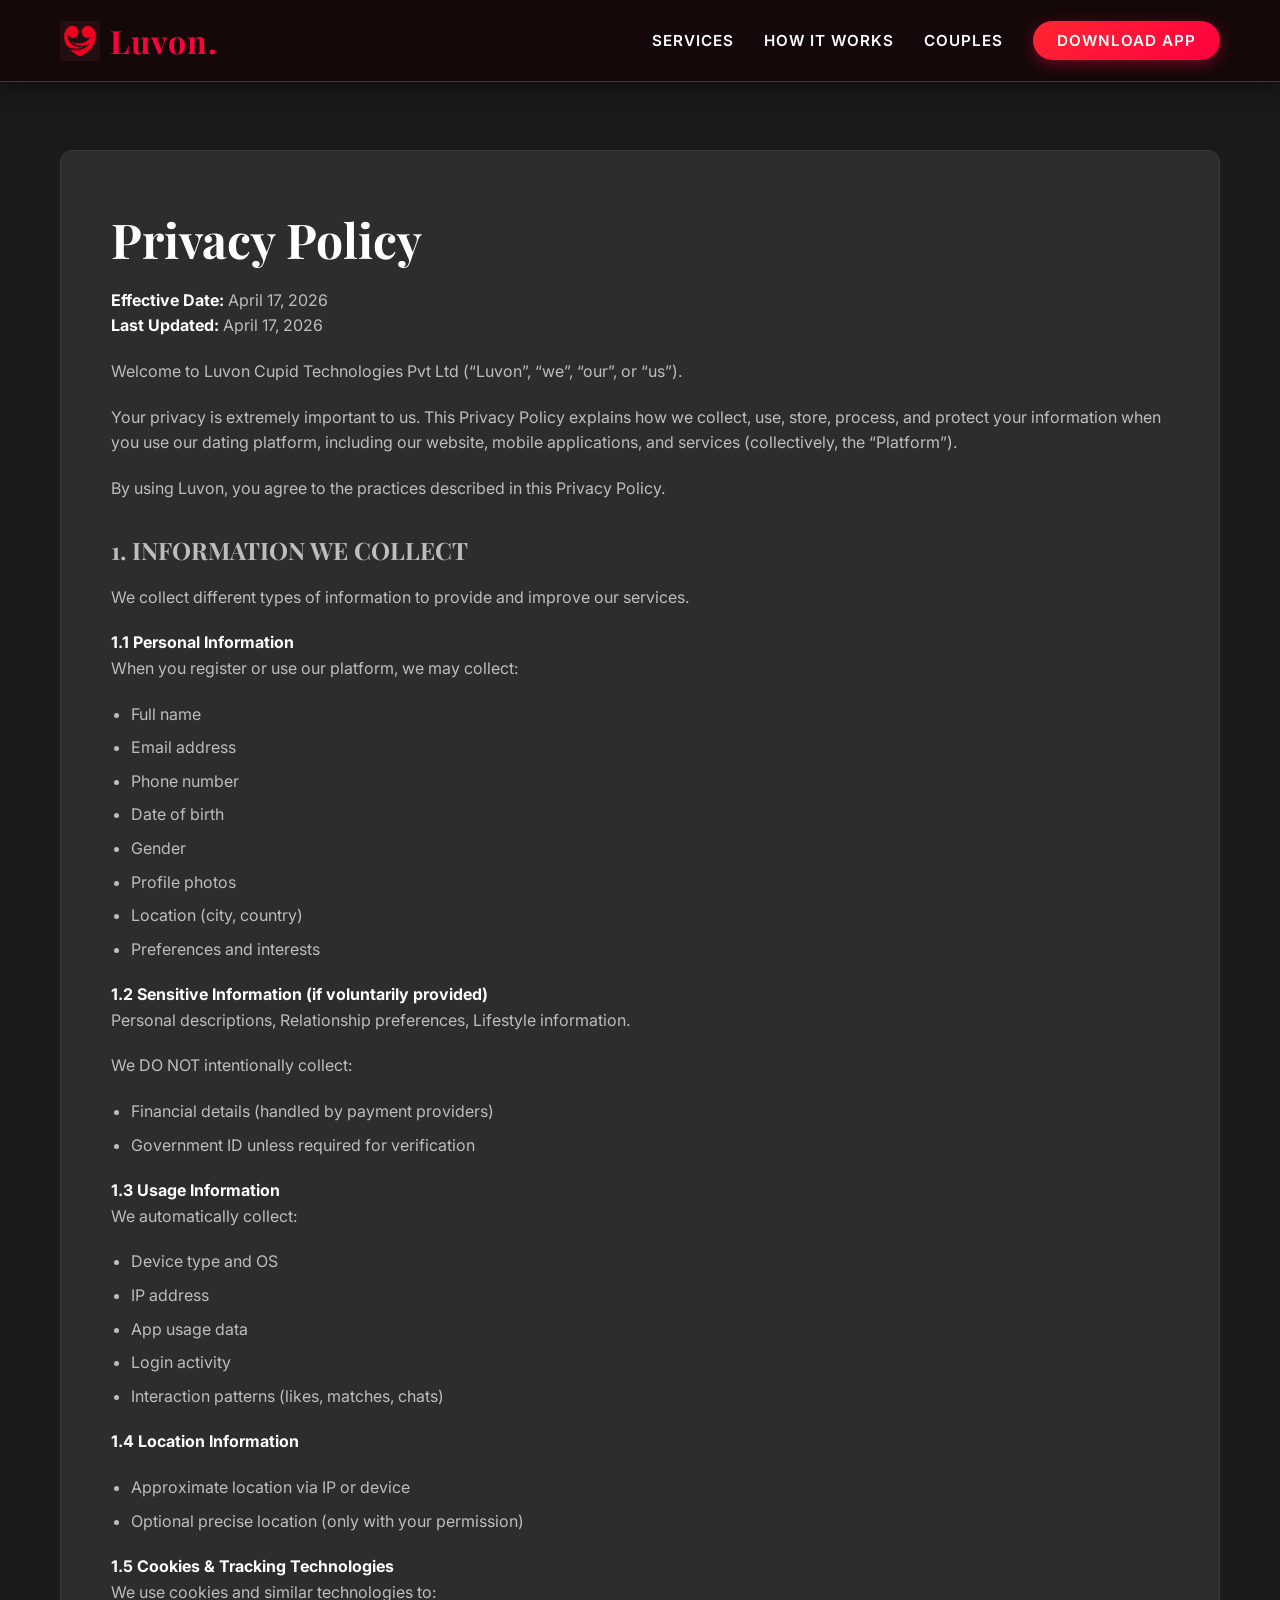
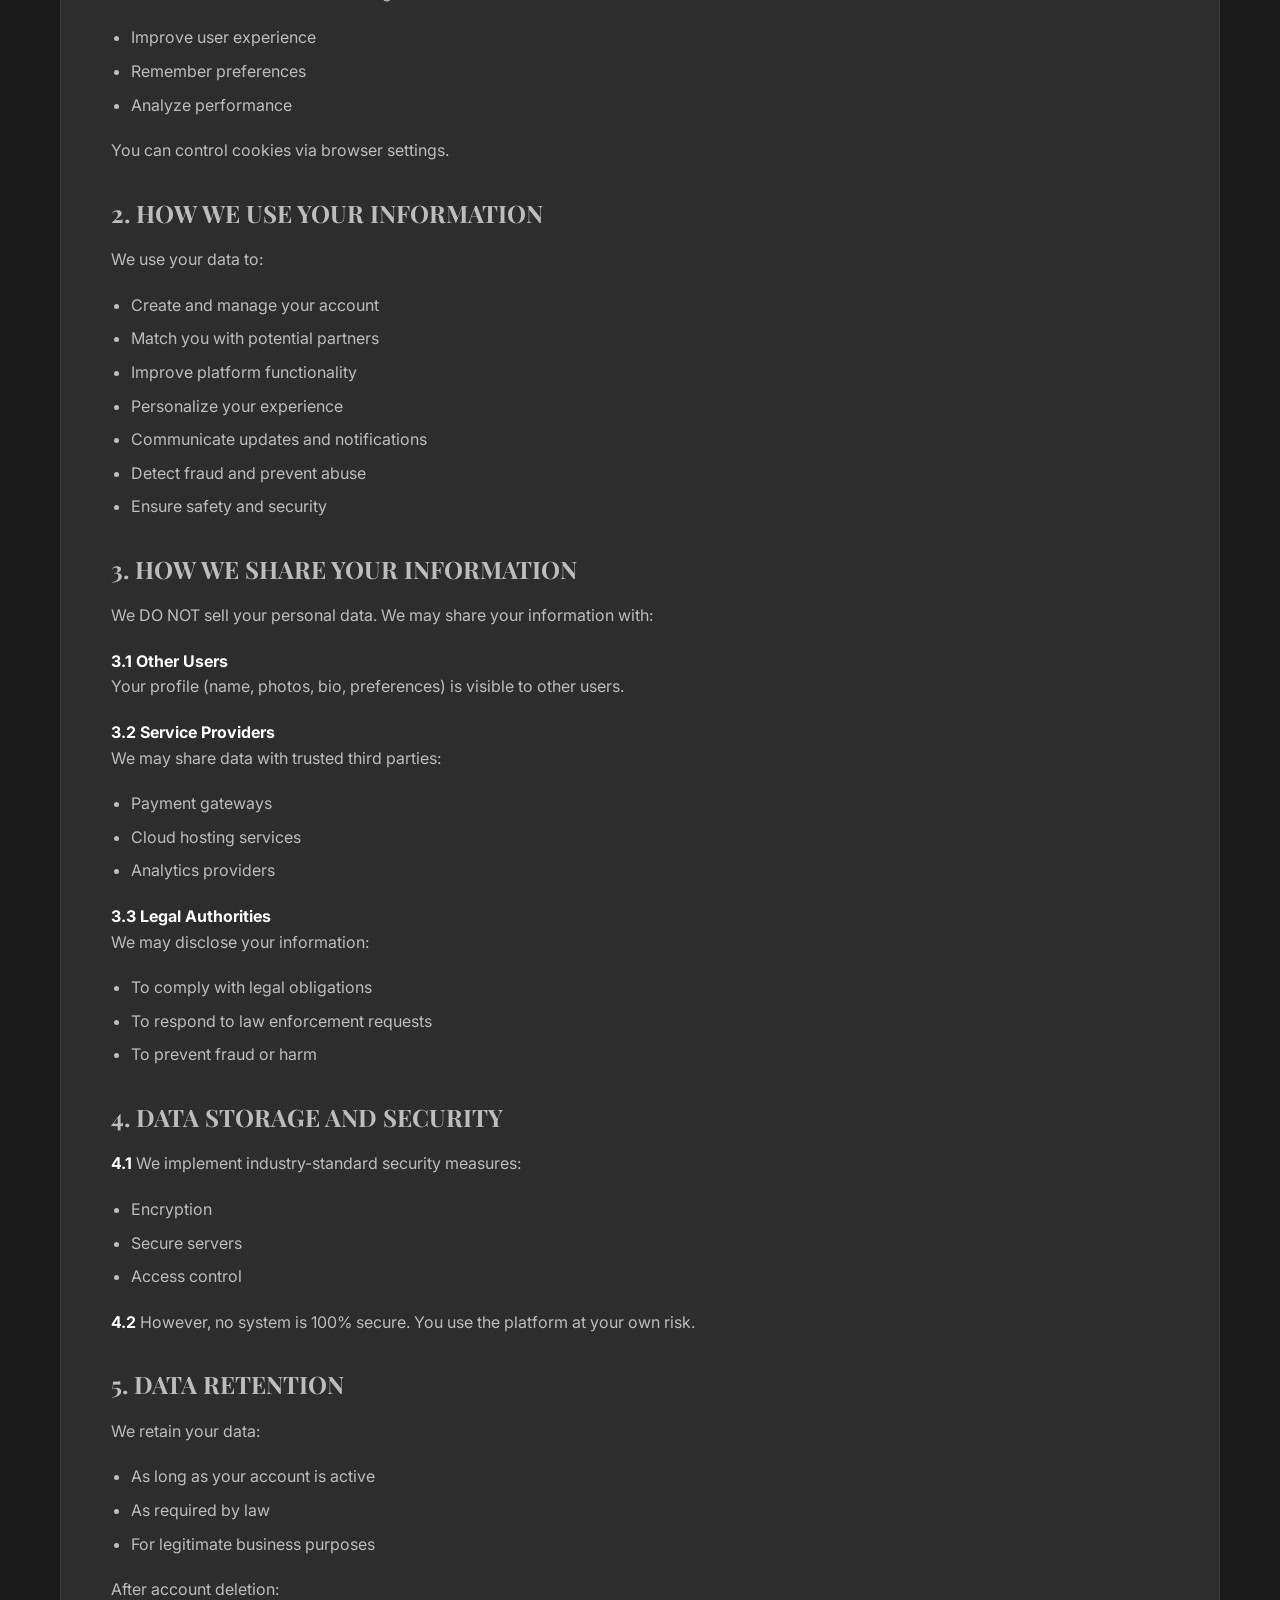
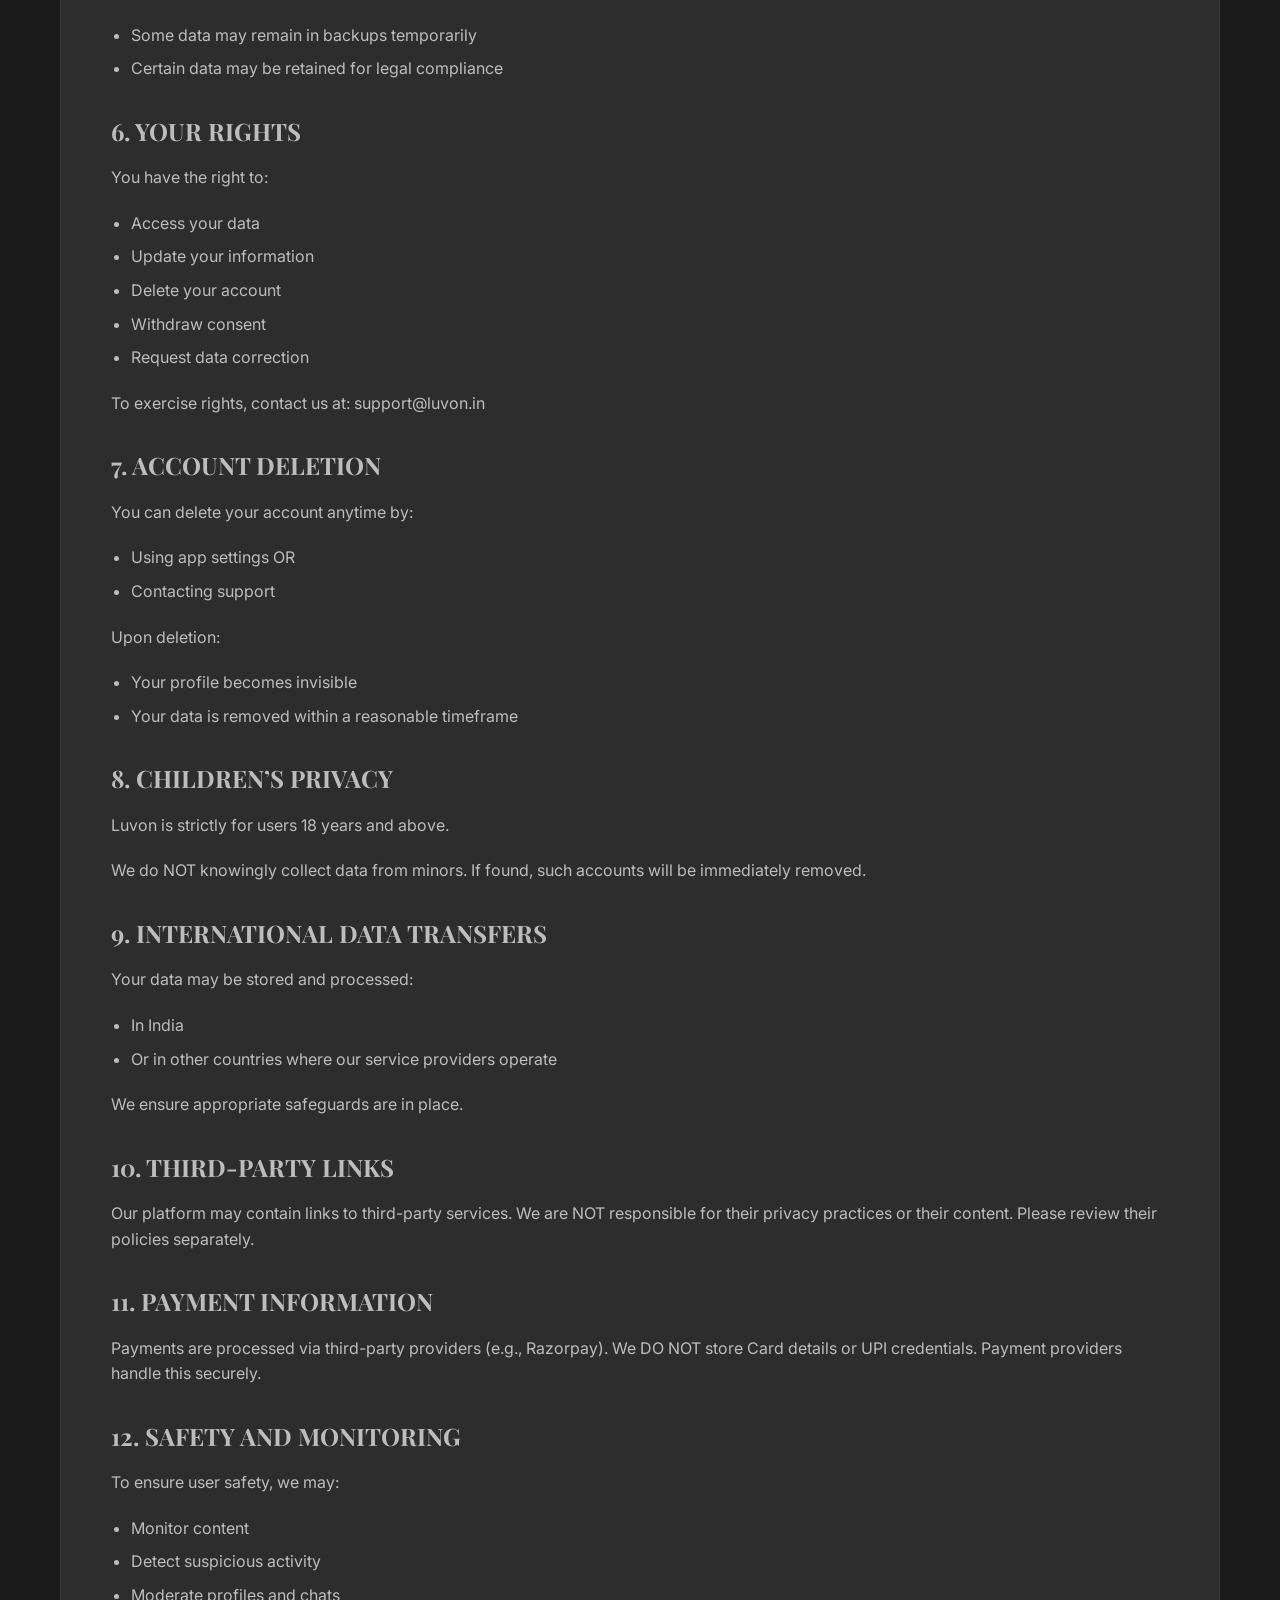
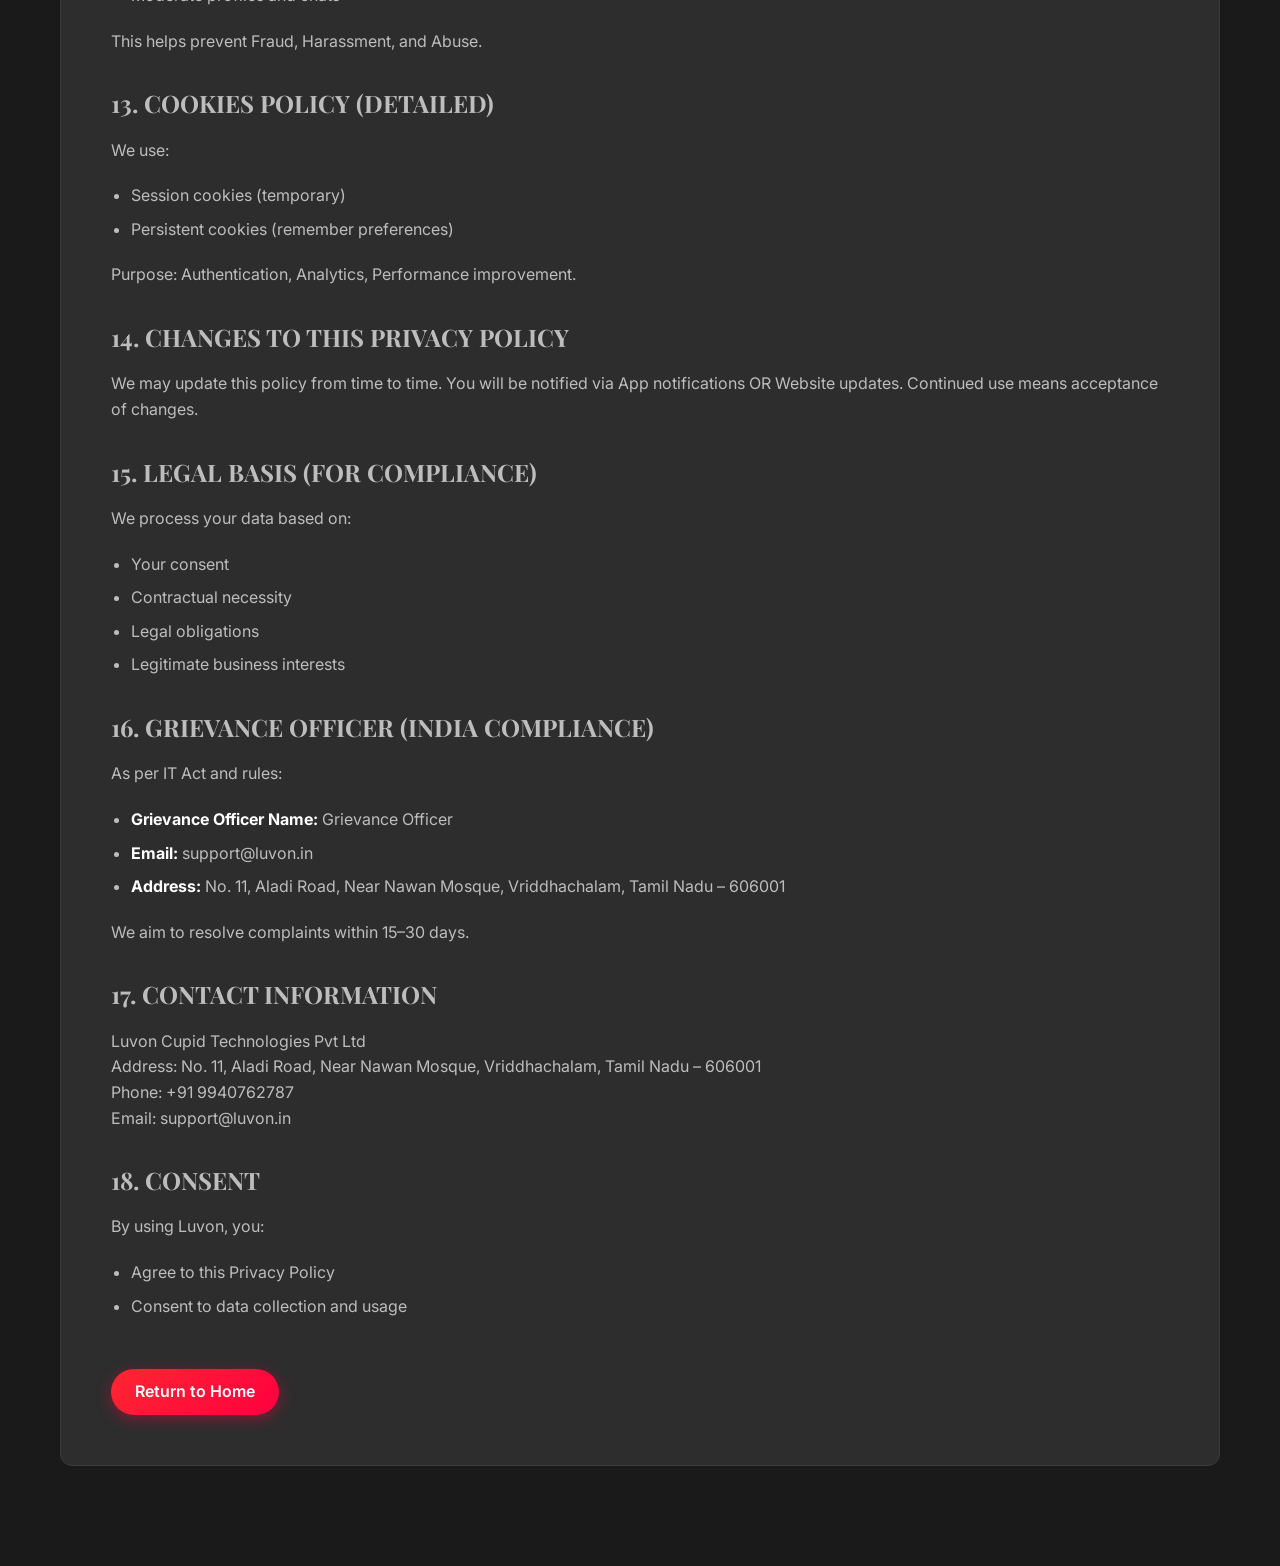
<file: privacy.html>
<!DOCTYPE html>
<html lang="en">
<head>
    <meta charset="UTF-8">
    <meta name="viewport" content="width=device-width, initial-scale=1.0">
    <title>Privacy Policy | Luvon</title>
    <link href="https://fonts.googleapis.com/css2?family=Inter:wght@300;400;600&family=Playfair+Display:ital,wght@0,600;0,700;1,600&display=swap" rel="stylesheet">
    <link rel="stylesheet" href="css/style.css">
    <style>
        .legal-page { padding-top: 150px; padding-bottom: 100px; }
        .legal-content { background: var(--card-background); padding: 50px; border-radius: 12px; border: 1px solid var(--border-subtle); }
        .legal-content h2 { font-family: var(--font-heading); color: var(--accent-silver); margin-top: 30px; margin-bottom: 15px; font-size: 1.5rem; }
        .legal-content p, .legal-content ul { color: var(--text-secondary); margin-bottom: 20px; line-height: 1.6; }
        .legal-content ul { margin-left: 20px; }
        .legal-content li { margin-bottom: 8px; }
        .legal-content strong { color: var(--text-primary); }
    </style>
</head>
<body>
    <nav class="navbar scrolled">
        <div class="nav-container">
            <a href="index.html" class="logo" style="display:flex; align-items:center;">
                <img src="assests/finallogoluvon.png" alt="Luvon Logo" style="height: 40px; margin-right: 10px;">
                <span>Luvon.</span>
            </a>
            <ul class="nav-links">
                <li><a href="index.html#services">Services</a></li>
                <li><a href="index.html#how-it-works">How It Works</a></li>
                <li><a href="index.html#gallery">Couples</a></li>
                <li><a href="index.html#playstore" class="btn-primary">Download App</a></li>
            </ul>
        </div>
    </nav>

    <main class="legal-page container">
        <div class="legal-content">
            <h1 class="section-title" style="text-align: left; margin-bottom: 10px;">Privacy Policy</h1>
            <p><strong>Effective Date:</strong> April 17, 2026<br>
            <strong>Last Updated:</strong> April 17, 2026</p>

            <p>Welcome to Luvon Cupid Technologies Pvt Ltd (“Luvon”, “we”, “our”, or “us”).</p>
            <p>Your privacy is extremely important to us. This Privacy Policy explains how we collect, use, store, process, and protect your information when you use our dating platform, including our website, mobile applications, and services (collectively, the “Platform”).</p>
            <p>By using Luvon, you agree to the practices described in this Privacy Policy.</p>

            <h2>1. INFORMATION WE COLLECT</h2>
            <p>We collect different types of information to provide and improve our services.</p>
            
            <p><strong>1.1 Personal Information</strong><br>
            When you register or use our platform, we may collect:</p>
            <ul>
                <li>Full name</li>
                <li>Email address</li>
                <li>Phone number</li>
                <li>Date of birth</li>
                <li>Gender</li>
                <li>Profile photos</li>
                <li>Location (city, country)</li>
                <li>Preferences and interests</li>
            </ul>

            <p><strong>1.2 Sensitive Information (if voluntarily provided)</strong><br>
            Personal descriptions, Relationship preferences, Lifestyle information.</p>
            <p>We DO NOT intentionally collect:</p>
            <ul>
                <li>Financial details (handled by payment providers)</li>
                <li>Government ID unless required for verification</li>
            </ul>

            <p><strong>1.3 Usage Information</strong><br>
            We automatically collect:</p>
            <ul>
                <li>Device type and OS</li>
                <li>IP address</li>
                <li>App usage data</li>
                <li>Login activity</li>
                <li>Interaction patterns (likes, matches, chats)</li>
            </ul>

            <p><strong>1.4 Location Information</strong></p>
            <ul>
                <li>Approximate location via IP or device</li>
                <li>Optional precise location (only with your permission)</li>
            </ul>

            <p><strong>1.5 Cookies & Tracking Technologies</strong><br>
            We use cookies and similar technologies to:</p>
            <ul>
                <li>Improve user experience</li>
                <li>Remember preferences</li>
                <li>Analyze performance</li>
            </ul>
            <p>You can control cookies via browser settings.</p>

            <h2>2. HOW WE USE YOUR INFORMATION</h2>
            <p>We use your data to:</p>
            <ul>
                <li>Create and manage your account</li>
                <li>Match you with potential partners</li>
                <li>Improve platform functionality</li>
                <li>Personalize your experience</li>
                <li>Communicate updates and notifications</li>
                <li>Detect fraud and prevent abuse</li>
                <li>Ensure safety and security</li>
            </ul>

            <h2>3. HOW WE SHARE YOUR INFORMATION</h2>
            <p>We DO NOT sell your personal data. We may share your information with:</p>
            
            <p><strong>3.1 Other Users</strong><br>
            Your profile (name, photos, bio, preferences) is visible to other users.</p>
            
            <p><strong>3.2 Service Providers</strong><br>
            We may share data with trusted third parties:</p>
            <ul>
                <li>Payment gateways</li>
                <li>Cloud hosting services</li>
                <li>Analytics providers</li>
            </ul>

            <p><strong>3.3 Legal Authorities</strong><br>
            We may disclose your information:</p>
            <ul>
                <li>To comply with legal obligations</li>
                <li>To respond to law enforcement requests</li>
                <li>To prevent fraud or harm</li>
            </ul>

            <h2>4. DATA STORAGE AND SECURITY</h2>
            <p><strong>4.1</strong> We implement industry-standard security measures:</p>
            <ul>
                <li>Encryption</li>
                <li>Secure servers</li>
                <li>Access control</li>
            </ul>
            <p><strong>4.2</strong> However, no system is 100% secure. You use the platform at your own risk.</p>

            <h2>5. DATA RETENTION</h2>
            <p>We retain your data:</p>
            <ul>
                <li>As long as your account is active</li>
                <li>As required by law</li>
                <li>For legitimate business purposes</li>
            </ul>
            <p>After account deletion:</p>
            <ul>
                <li>Some data may remain in backups temporarily</li>
                <li>Certain data may be retained for legal compliance</li>
            </ul>

            <h2>6. YOUR RIGHTS</h2>
            <p>You have the right to:</p>
            <ul>
                <li>Access your data</li>
                <li>Update your information</li>
                <li>Delete your account</li>
                <li>Withdraw consent</li>
                <li>Request data correction</li>
            </ul>
            <p>To exercise rights, contact us at: support@luvon.in</p>

            <h2>7. ACCOUNT DELETION</h2>
            <p>You can delete your account anytime by:</p>
            <ul>
                <li>Using app settings OR</li>
                <li>Contacting support</li>
            </ul>
            <p>Upon deletion:</p>
            <ul>
                <li>Your profile becomes invisible</li>
                <li>Your data is removed within a reasonable timeframe</li>
            </ul>

            <h2>8. CHILDREN’S PRIVACY</h2>
            <p>Luvon is strictly for users 18 years and above.</p>
            <p>We do NOT knowingly collect data from minors. If found, such accounts will be immediately removed.</p>

            <h2>9. INTERNATIONAL DATA TRANSFERS</h2>
            <p>Your data may be stored and processed:</p>
            <ul>
                <li>In India</li>
                <li>Or in other countries where our service providers operate</li>
            </ul>
            <p>We ensure appropriate safeguards are in place.</p>

            <h2>10. THIRD-PARTY LINKS</h2>
            <p>Our platform may contain links to third-party services. We are NOT responsible for their privacy practices or their content. Please review their policies separately.</p>

            <h2>11. PAYMENT INFORMATION</h2>
            <p>Payments are processed via third-party providers (e.g., Razorpay). We DO NOT store Card details or UPI credentials. Payment providers handle this securely.</p>

            <h2>12. SAFETY AND MONITORING</h2>
            <p>To ensure user safety, we may:</p>
            <ul>
                <li>Monitor content</li>
                <li>Detect suspicious activity</li>
                <li>Moderate profiles and chats</li>
            </ul>
            <p>This helps prevent Fraud, Harassment, and Abuse.</p>

            <h2>13. COOKIES POLICY (DETAILED)</h2>
            <p>We use:</p>
            <ul>
                <li>Session cookies (temporary)</li>
                <li>Persistent cookies (remember preferences)</li>
            </ul>
            <p>Purpose: Authentication, Analytics, Performance improvement.</p>

            <h2>14. CHANGES TO THIS PRIVACY POLICY</h2>
            <p>We may update this policy from time to time. You will be notified via App notifications OR Website updates. Continued use means acceptance of changes.</p>

            <h2>15. LEGAL BASIS (FOR COMPLIANCE)</h2>
            <p>We process your data based on:</p>
            <ul>
                <li>Your consent</li>
                <li>Contractual necessity</li>
                <li>Legal obligations</li>
                <li>Legitimate business interests</li>
            </ul>

            <h2>16. GRIEVANCE OFFICER (INDIA COMPLIANCE)</h2>
            <p>As per IT Act and rules:</p>
            <ul>
                <li><strong>Grievance Officer Name:</strong> Grievance Officer</li>
                <li><strong>Email:</strong> support@luvon.in</li>
                <li><strong>Address:</strong> No. 11, Aladi Road, Near Nawan Mosque, Vriddhachalam, Tamil Nadu – 606001</li>
            </ul>
            <p>We aim to resolve complaints within 15–30 days.</p>

            <h2>17. CONTACT INFORMATION</h2>
            <p>Luvon Cupid Technologies Pvt Ltd<br>
            Address: No. 11, Aladi Road, Near Nawan Mosque, Vriddhachalam, Tamil Nadu – 606001<br>
            Phone: +91 9940762787<br>
            Email: support@luvon.in</p>

            <h2>18. CONSENT</h2>
            <p>By using Luvon, you:</p>
            <ul>
                <li>Agree to this Privacy Policy</li>
                <li>Consent to data collection and usage</li>
            </ul>

            <a href="index.html" class="btn-primary" style="display: inline-block; margin-top: 30px;">Return to Home</a>
        </div>
    </main>
</body>
</html>
</file>
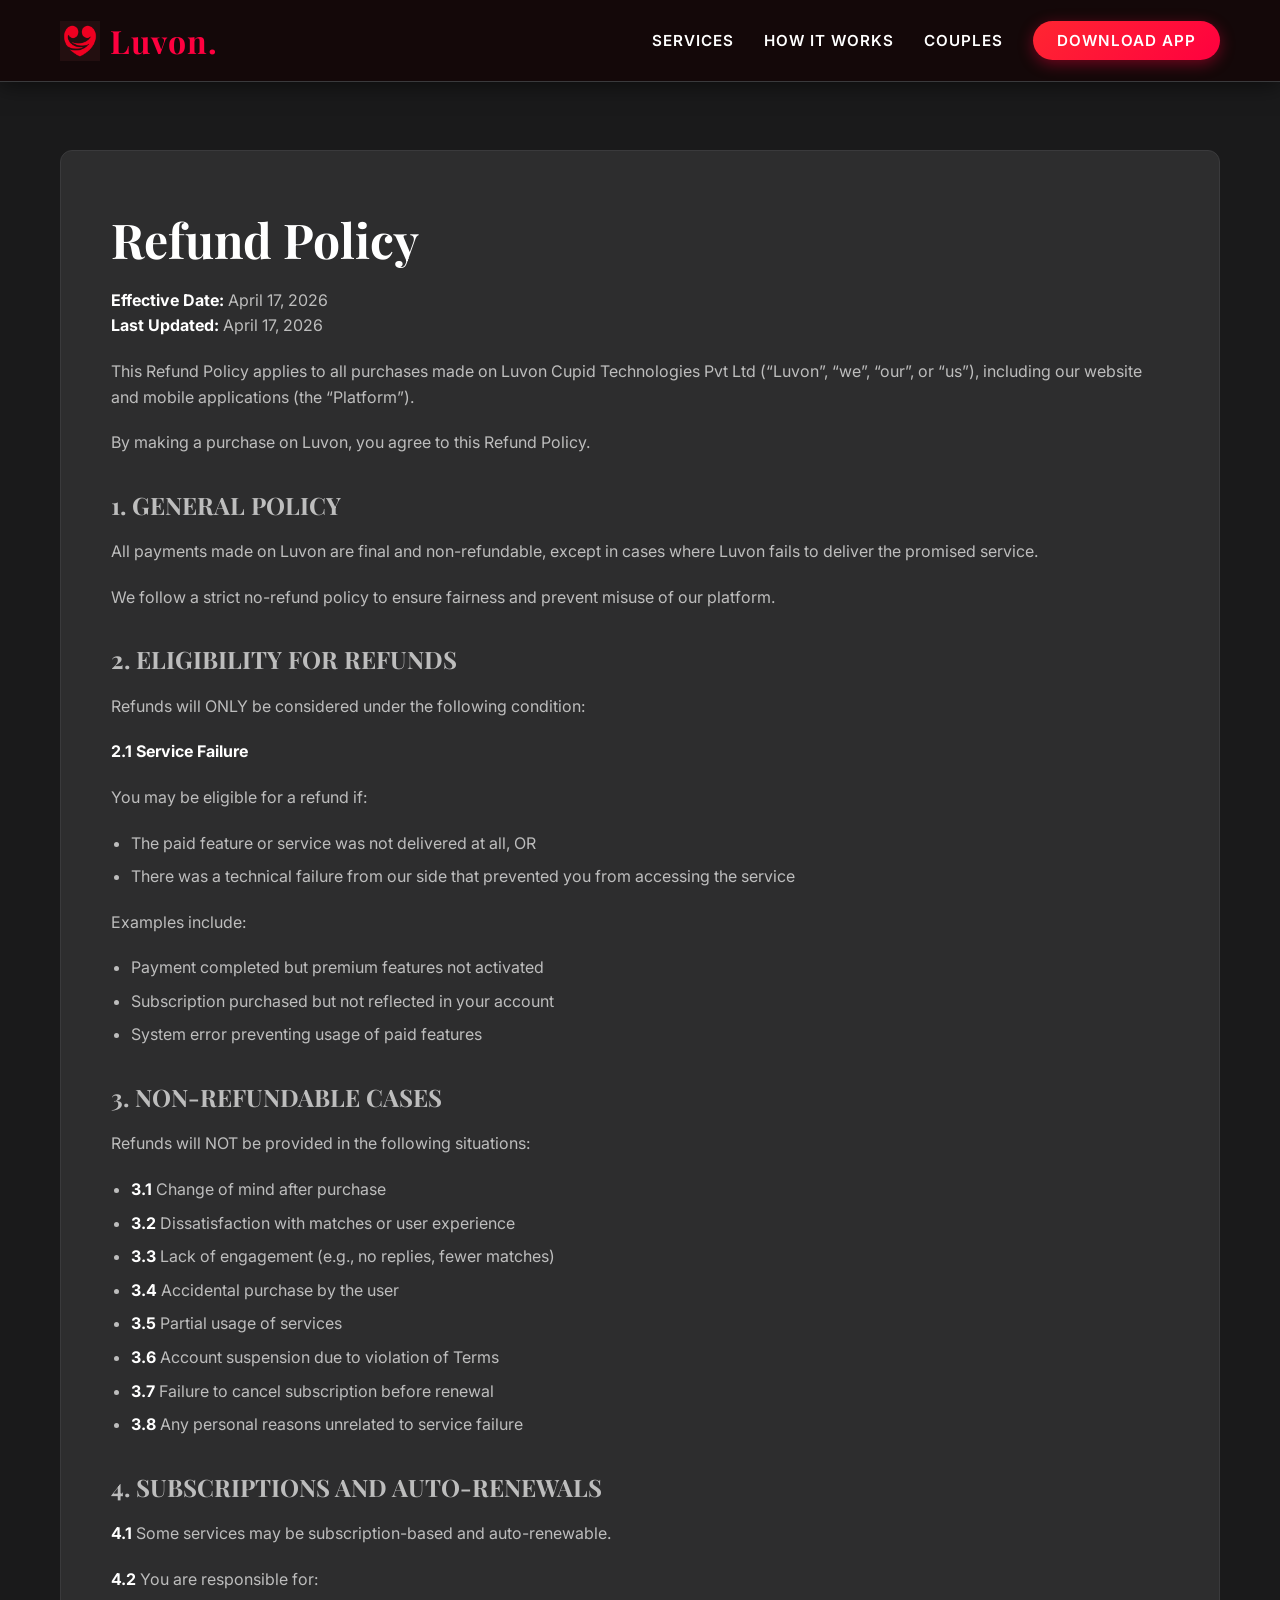
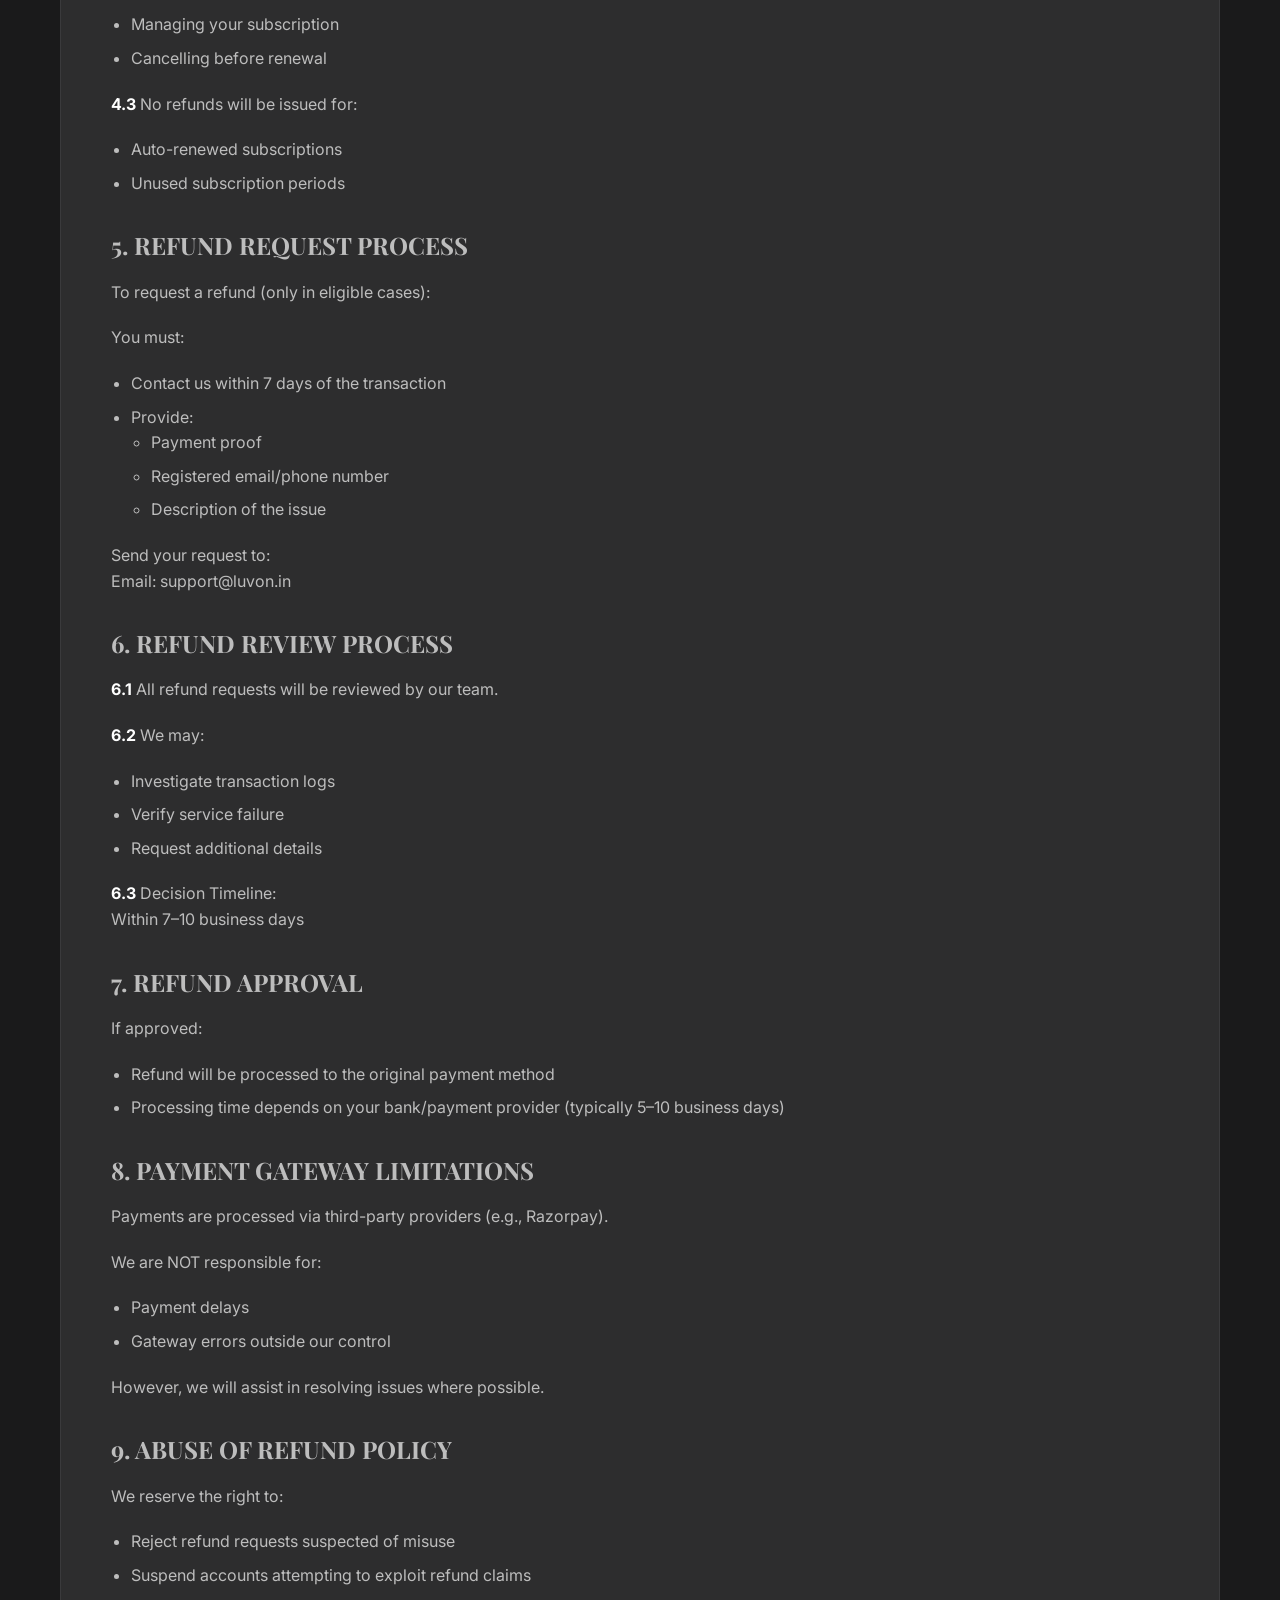
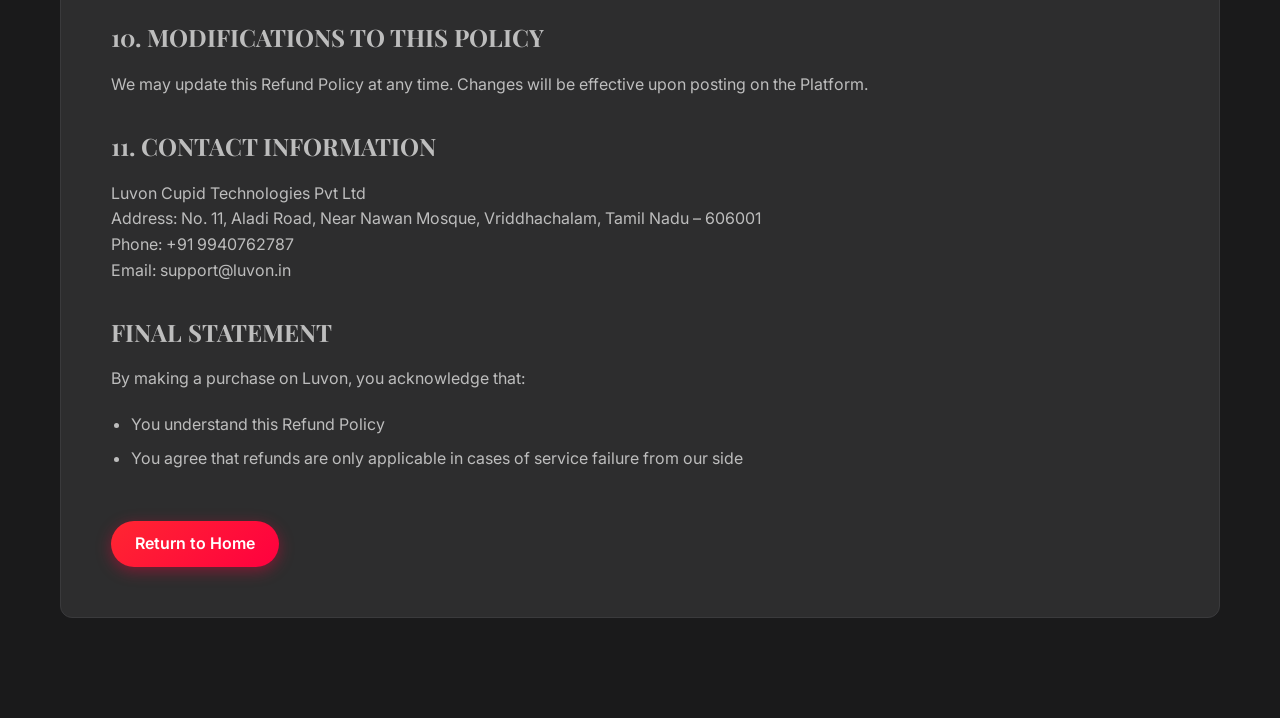
<file: refund.html>
<!DOCTYPE html>
<html lang="en">
<head>
    <meta charset="UTF-8">
    <meta name="viewport" content="width=device-width, initial-scale=1.0">
    <title>Refund Policy | Luvon</title>
    <link href="https://fonts.googleapis.com/css2?family=Inter:wght@300;400;600&family=Playfair+Display:ital,wght@0,600;0,700;1,600&display=swap" rel="stylesheet">
    <link rel="stylesheet" href="css/style.css">
    <style>
        .legal-page { padding-top: 150px; padding-bottom: 100px; }
        .legal-content { background: var(--card-background); padding: 50px; border-radius: 12px; border: 1px solid var(--border-subtle); }
        .legal-content h2 { font-family: var(--font-heading); color: var(--accent-silver); margin-top: 30px; margin-bottom: 15px; font-size: 1.5rem; }
        .legal-content p, .legal-content ul { color: var(--text-secondary); margin-bottom: 20px; line-height: 1.6; }
        .legal-content ul { margin-left: 20px; }
        .legal-content li { margin-bottom: 8px; }
        .legal-content strong { color: var(--text-primary); }
    </style>
</head>
<body>
    <nav class="navbar scrolled">
        <div class="nav-container">
            <a href="index.html" class="logo" style="display:flex; align-items:center;">
                <img src="assests/finallogoluvon.png" alt="Luvon Logo" style="height: 40px; margin-right: 10px;">
                <span>Luvon.</span>
            </a>
            <ul class="nav-links">
                <li><a href="index.html#services">Services</a></li>
                <li><a href="index.html#how-it-works">How It Works</a></li>
                <li><a href="index.html#gallery">Couples</a></li>
                <li><a href="index.html#playstore" class="btn-primary">Download App</a></li>
            </ul>
        </div>
    </nav>

    <main class="legal-page container">
        <div class="legal-content">
            <h1 class="section-title" style="text-align: left; margin-bottom: 10px;">Refund Policy</h1>
            <p><strong>Effective Date:</strong> April 17, 2026<br>
            <strong>Last Updated:</strong> April 17, 2026</p>

            <p>This Refund Policy applies to all purchases made on Luvon Cupid Technologies Pvt Ltd (“Luvon”, “we”, “our”, or “us”), including our website and mobile applications (the “Platform”).</p>
            <p>By making a purchase on Luvon, you agree to this Refund Policy.</p>

            <h2>1. GENERAL POLICY</h2>
            <p>All payments made on Luvon are final and non-refundable, except in cases where Luvon fails to deliver the promised service.</p>
            <p>We follow a strict no-refund policy to ensure fairness and prevent misuse of our platform.</p>

            <h2>2. ELIGIBILITY FOR REFUNDS</h2>
            <p>Refunds will ONLY be considered under the following condition:</p>

            <p><strong>2.1 Service Failure</strong></p>
            <p>You may be eligible for a refund if:</p>
            <ul>
                <li>The paid feature or service was not delivered at all, OR</li>
                <li>There was a technical failure from our side that prevented you from accessing the service</li>
            </ul>
            <p>Examples include:</p>
            <ul>
                <li>Payment completed but premium features not activated</li>
                <li>Subscription purchased but not reflected in your account</li>
                <li>System error preventing usage of paid features</li>
            </ul>

            <h2>3. NON-REFUNDABLE CASES</h2>
            <p>Refunds will NOT be provided in the following situations:</p>
            <ul>
                <li><strong>3.1</strong> Change of mind after purchase</li>
                <li><strong>3.2</strong> Dissatisfaction with matches or user experience</li>
                <li><strong>3.3</strong> Lack of engagement (e.g., no replies, fewer matches)</li>
                <li><strong>3.4</strong> Accidental purchase by the user</li>
                <li><strong>3.5</strong> Partial usage of services</li>
                <li><strong>3.6</strong> Account suspension due to violation of Terms</li>
                <li><strong>3.7</strong> Failure to cancel subscription before renewal</li>
                <li><strong>3.8</strong> Any personal reasons unrelated to service failure</li>
            </ul>

            <h2>4. SUBSCRIPTIONS AND AUTO-RENEWALS</h2>
            <p><strong>4.1</strong> Some services may be subscription-based and auto-renewable.</p>
            <p><strong>4.2</strong> You are responsible for:</p>
            <ul>
                <li>Managing your subscription</li>
                <li>Cancelling before renewal</li>
            </ul>
            <p><strong>4.3</strong> No refunds will be issued for:</p>
            <ul>
                <li>Auto-renewed subscriptions</li>
                <li>Unused subscription periods</li>
            </ul>

            <h2>5. REFUND REQUEST PROCESS</h2>
            <p>To request a refund (only in eligible cases):</p>
            <p>You must:</p>
            <ul>
                <li>Contact us within 7 days of the transaction</li>
                <li>Provide:
                    <ul>
                        <li>Payment proof</li>
                        <li>Registered email/phone number</li>
                        <li>Description of the issue</li>
                    </ul>
                </li>
            </ul>
            <p>Send your request to:<br>
            Email: support@luvon.in</p>

            <h2>6. REFUND REVIEW PROCESS</h2>
            <p><strong>6.1</strong> All refund requests will be reviewed by our team.</p>
            <p><strong>6.2</strong> We may:</p>
            <ul>
                <li>Investigate transaction logs</li>
                <li>Verify service failure</li>
                <li>Request additional details</li>
            </ul>
            <p><strong>6.3</strong> Decision Timeline:<br>Within 7–10 business days</p>

            <h2>7. REFUND APPROVAL</h2>
            <p>If approved:</p>
            <ul>
                <li>Refund will be processed to the original payment method</li>
                <li>Processing time depends on your bank/payment provider (typically 5–10 business days)</li>
            </ul>

            <h2>8. PAYMENT GATEWAY LIMITATIONS</h2>
            <p>Payments are processed via third-party providers (e.g., Razorpay).</p>
            <p>We are NOT responsible for:</p>
            <ul>
                <li>Payment delays</li>
                <li>Gateway errors outside our control</li>
            </ul>
            <p>However, we will assist in resolving issues where possible.</p>

            <h2>9. ABUSE OF REFUND POLICY</h2>
            <p>We reserve the right to:</p>
            <ul>
                <li>Reject refund requests suspected of misuse</li>
                <li>Suspend accounts attempting to exploit refund claims</li>
            </ul>

            <h2>10. MODIFICATIONS TO THIS POLICY</h2>
            <p>We may update this Refund Policy at any time. Changes will be effective upon posting on the Platform.</p>

            <h2>11. CONTACT INFORMATION</h2>
            <p>Luvon Cupid Technologies Pvt Ltd<br>
            Address: No. 11, Aladi Road, Near Nawan Mosque, Vriddhachalam, Tamil Nadu – 606001<br>
            Phone: +91 9940762787<br>
            Email: support@luvon.in</p>

            <h2>FINAL STATEMENT</h2>
            <p>By making a purchase on Luvon, you acknowledge that:</p>
            <ul>
                <li>You understand this Refund Policy</li>
                <li>You agree that refunds are only applicable in cases of service failure from our side</li>
            </ul>

            <a href="index.html" class="btn-primary" style="display: inline-block; margin-top: 30px;">Return to Home</a>
        </div>
    </main>
</body>
</html>
</file>
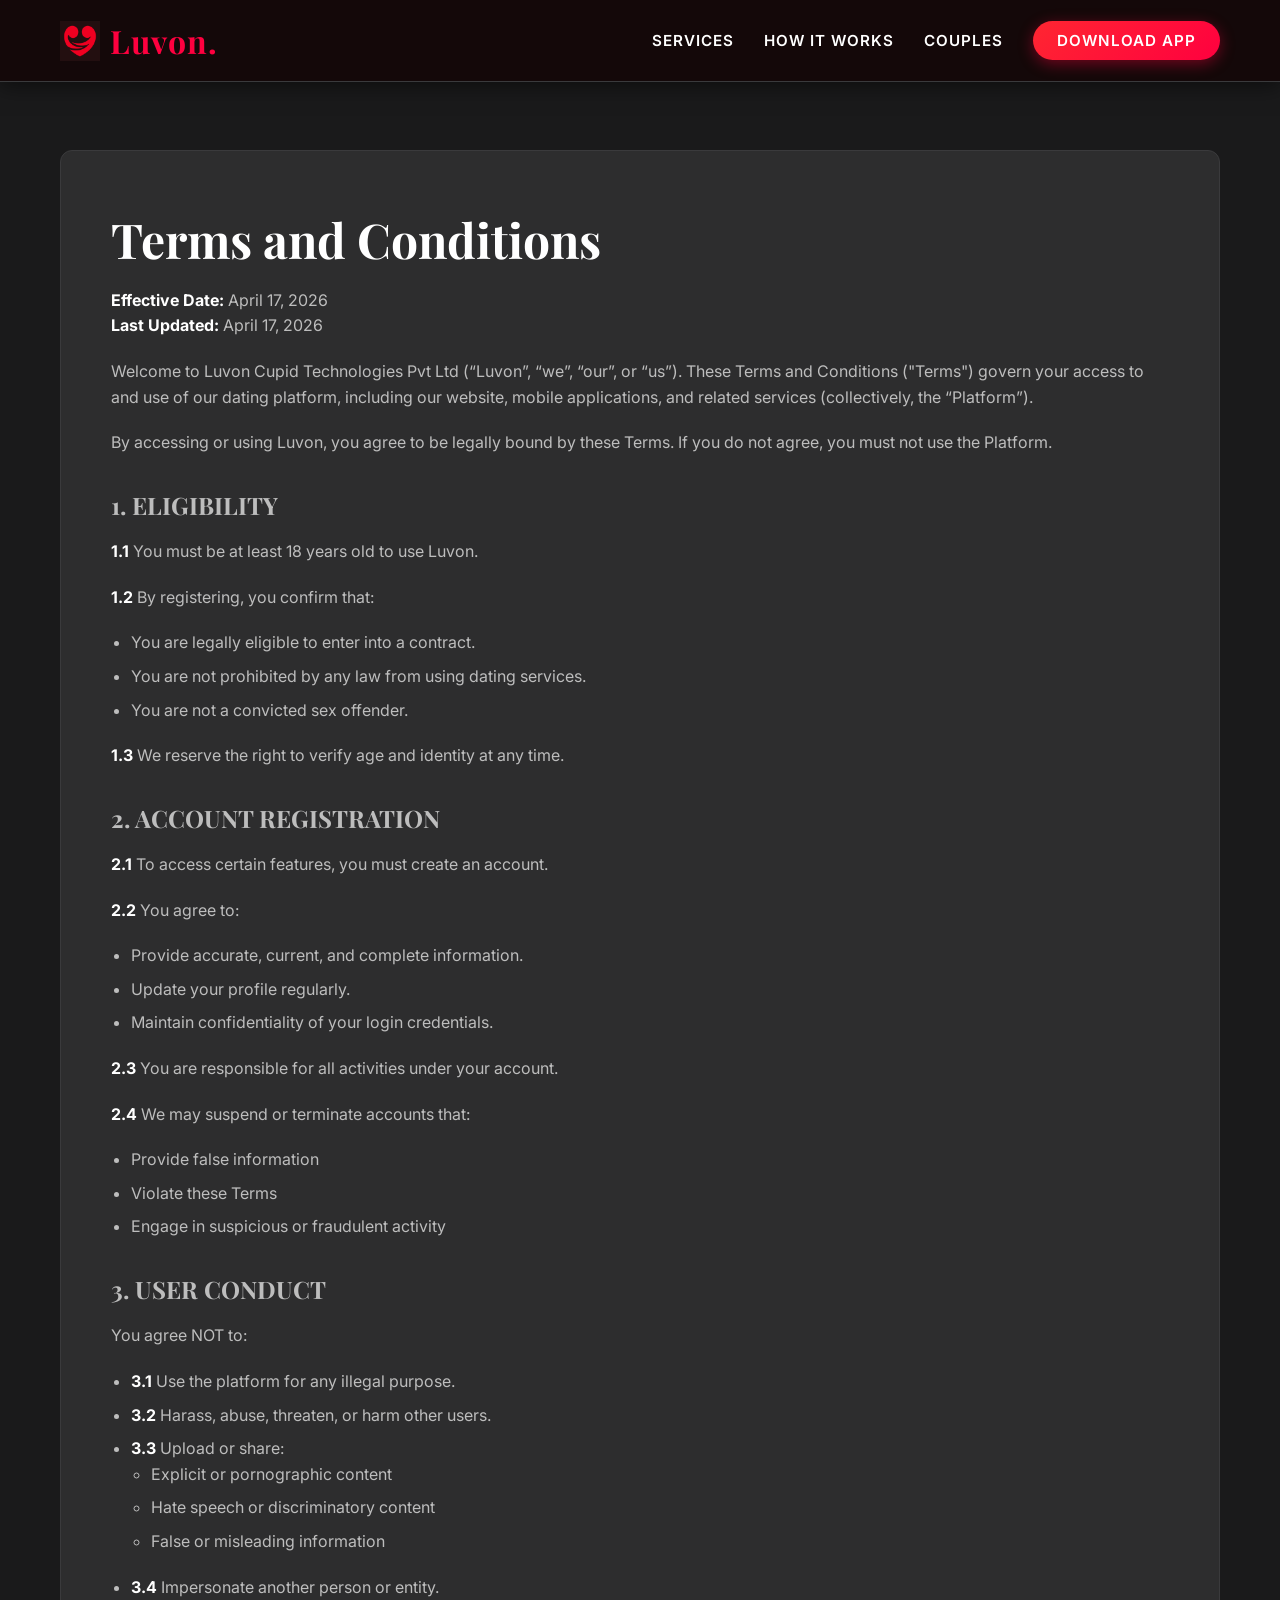
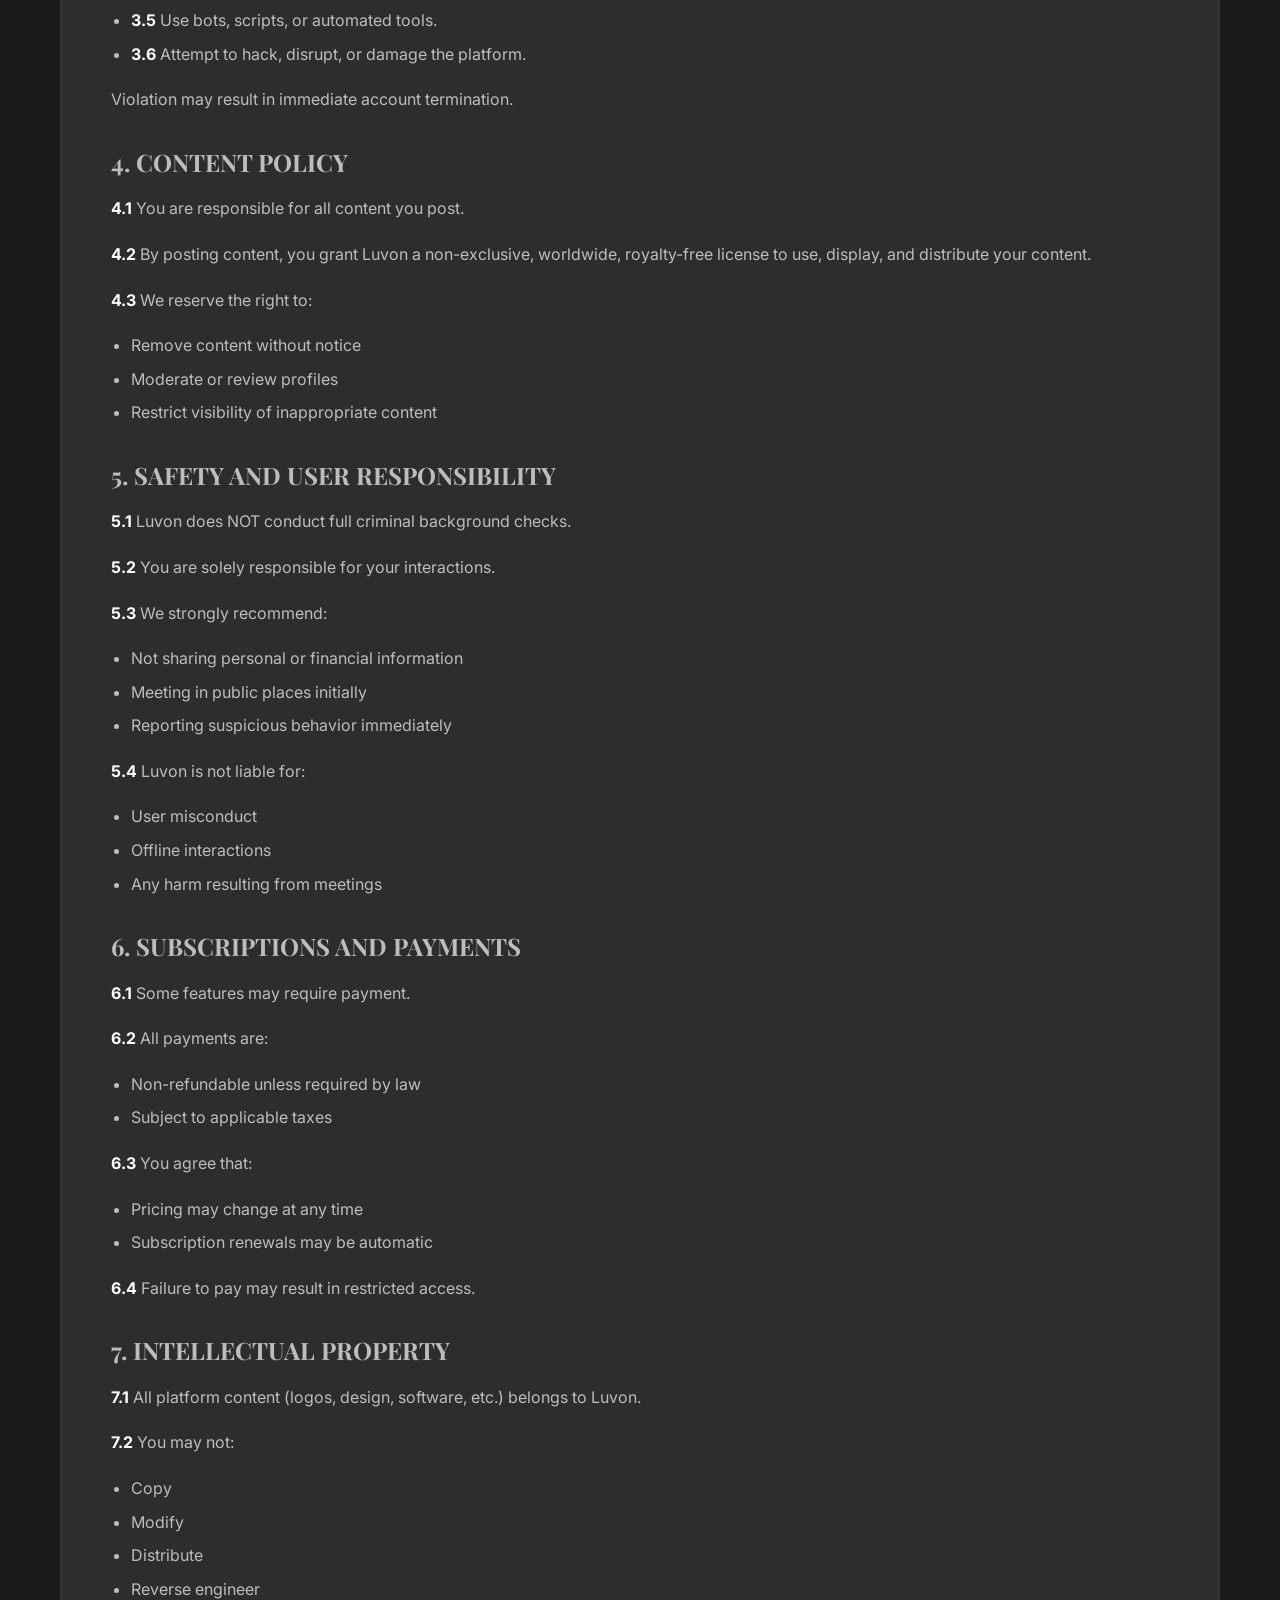
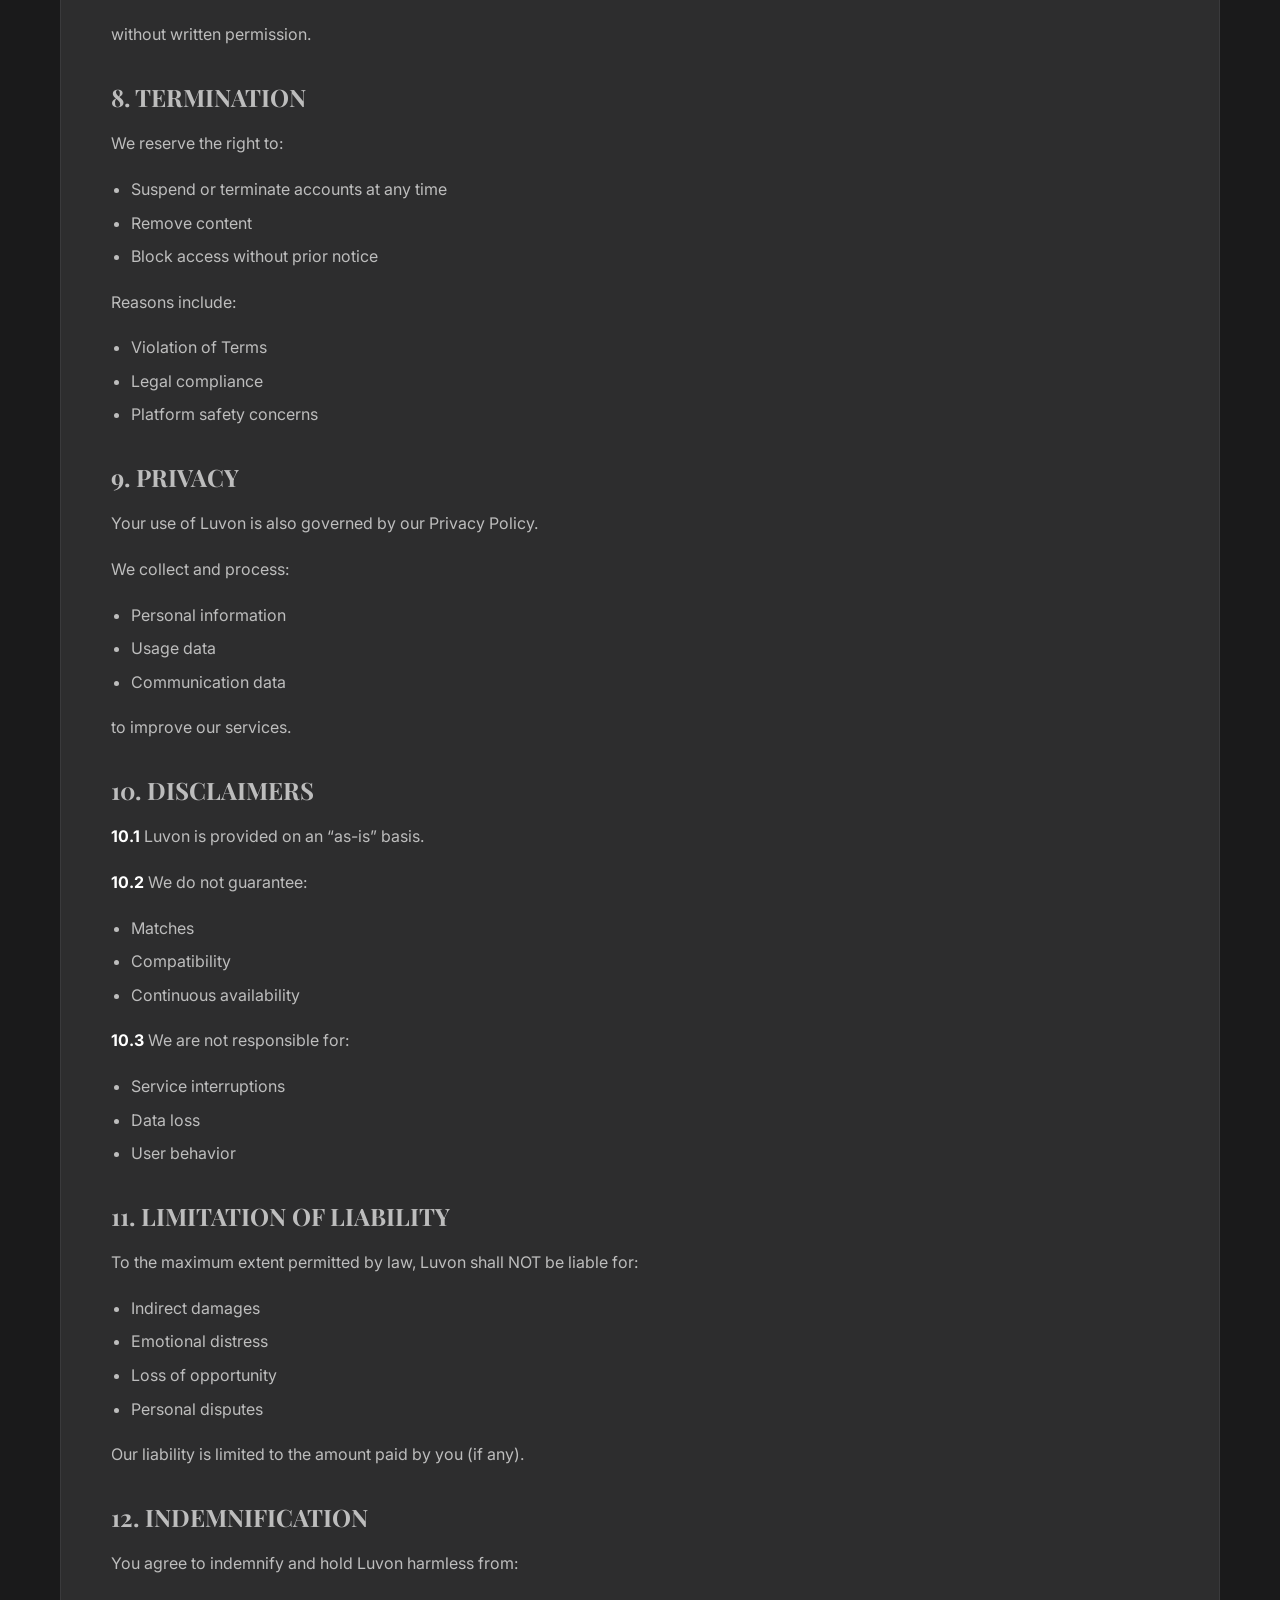
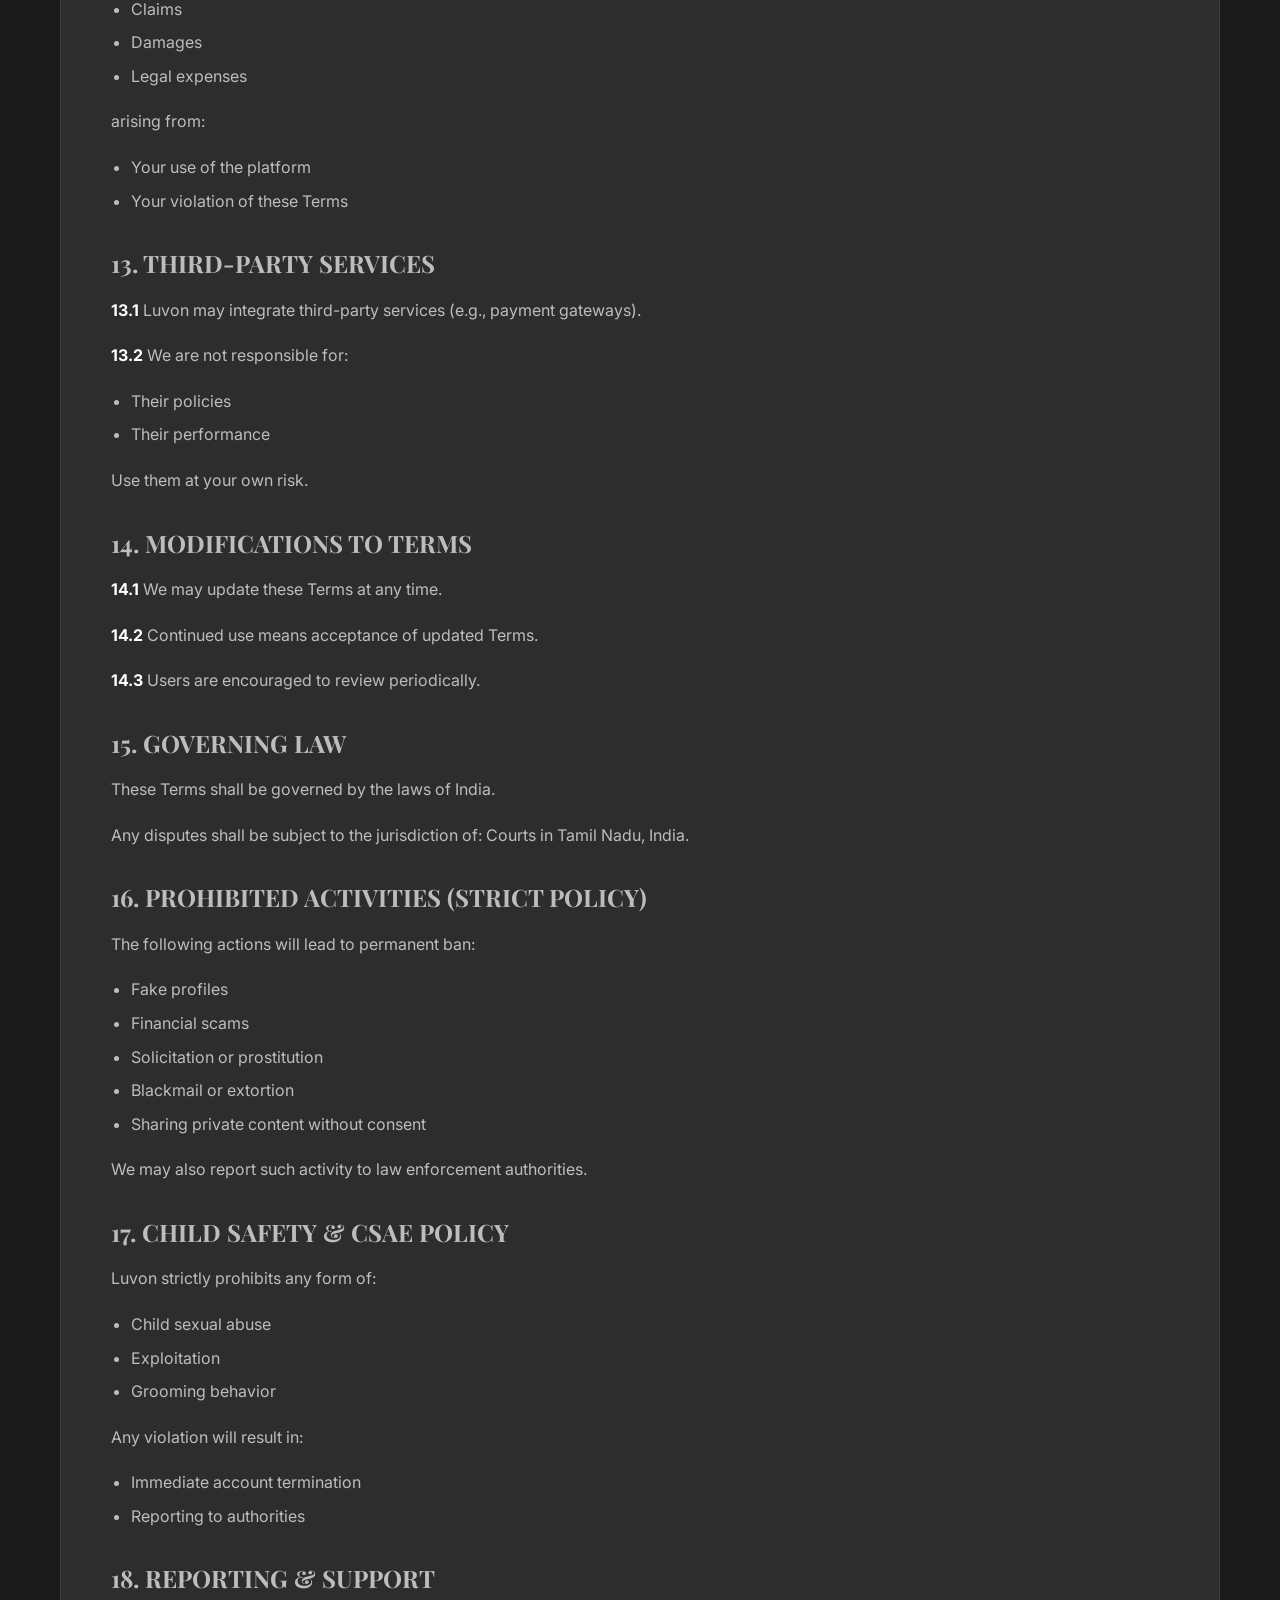
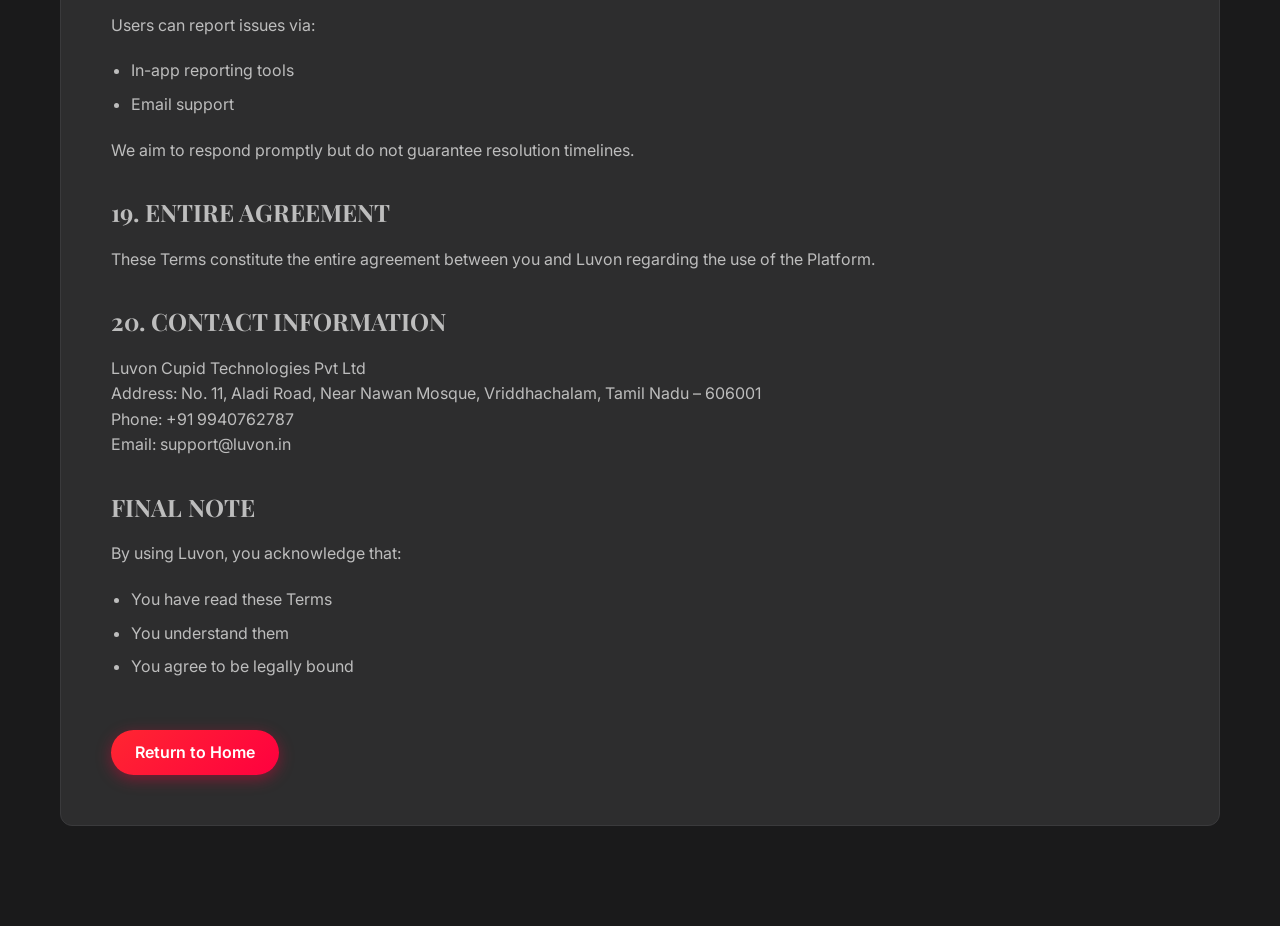
<file: terms.html>
<!DOCTYPE html>
<html lang="en">
<head>
    <meta charset="UTF-8">
    <meta name="viewport" content="width=device-width, initial-scale=1.0">
    <title>Terms & Conditions | Luvon</title>
    <link href="https://fonts.googleapis.com/css2?family=Inter:wght@300;400;600&family=Playfair+Display:ital,wght@0,600;0,700;1,600&display=swap" rel="stylesheet">
    <link rel="stylesheet" href="css/style.css">
    <style>
        .legal-page { padding-top: 150px; padding-bottom: 100px; }
        .legal-content { background: var(--card-background); padding: 50px; border-radius: 12px; border: 1px solid var(--border-subtle); }
        .legal-content h2 { font-family: var(--font-heading); color: var(--accent-silver); margin-top: 30px; margin-bottom: 15px; font-size: 1.5rem; }
        .legal-content p, .legal-content ul { color: var(--text-secondary); margin-bottom: 20px; line-height: 1.6; }
        .legal-content ul { margin-left: 20px; }
        .legal-content li { margin-bottom: 8px; }
        .legal-content strong { color: var(--text-primary); }
    </style>
</head>
<body>
    <nav class="navbar scrolled">
        <div class="nav-container">
            <a href="index.html" class="logo" style="display:flex; align-items:center;">
                <img src="assests/finallogoluvon.png" alt="Luvon Logo" style="height: 40px; margin-right: 10px;">
                <span>Luvon.</span>
            </a>
            <ul class="nav-links">
                <li><a href="index.html#services">Services</a></li>
                <li><a href="index.html#how-it-works">How It Works</a></li>
                <li><a href="index.html#gallery">Couples</a></li>
                <li><a href="index.html#playstore" class="btn-primary">Download App</a></li>
            </ul>
        </div>
    </nav>

    <main class="legal-page container">
        <div class="legal-content">
            <h1 class="section-title" style="text-align: left; margin-bottom: 10px;">Terms and Conditions</h1>
            <p><strong>Effective Date:</strong> April 17, 2026<br>
            <strong>Last Updated:</strong> April 17, 2026</p>

            <p>Welcome to Luvon Cupid Technologies Pvt Ltd (“Luvon”, “we”, “our”, or “us”). These Terms and Conditions ("Terms") govern your access to and use of our dating platform, including our website, mobile applications, and related services (collectively, the “Platform”).</p>
            <p>By accessing or using Luvon, you agree to be legally bound by these Terms. If you do not agree, you must not use the Platform.</p>

            <h2>1. ELIGIBILITY</h2>
            <p><strong>1.1</strong> You must be at least 18 years old to use Luvon.</p>
            <p><strong>1.2</strong> By registering, you confirm that:</p>
            <ul>
                <li>You are legally eligible to enter into a contract.</li>
                <li>You are not prohibited by any law from using dating services.</li>
                <li>You are not a convicted sex offender.</li>
            </ul>
            <p><strong>1.3</strong> We reserve the right to verify age and identity at any time.</p>

            <h2>2. ACCOUNT REGISTRATION</h2>
            <p><strong>2.1</strong> To access certain features, you must create an account.</p>
            <p><strong>2.2</strong> You agree to:</p>
            <ul>
                <li>Provide accurate, current, and complete information.</li>
                <li>Update your profile regularly.</li>
                <li>Maintain confidentiality of your login credentials.</li>
            </ul>
            <p><strong>2.3</strong> You are responsible for all activities under your account.</p>
            <p><strong>2.4</strong> We may suspend or terminate accounts that:</p>
            <ul>
                <li>Provide false information</li>
                <li>Violate these Terms</li>
                <li>Engage in suspicious or fraudulent activity</li>
            </ul>

            <h2>3. USER CONDUCT</h2>
            <p>You agree NOT to:</p>
            <ul>
                <li><strong>3.1</strong> Use the platform for any illegal purpose.</li>
                <li><strong>3.2</strong> Harass, abuse, threaten, or harm other users.</li>
                <li><strong>3.3</strong> Upload or share:
                    <ul>
                        <li>Explicit or pornographic content</li>
                        <li>Hate speech or discriminatory content</li>
                        <li>False or misleading information</li>
                    </ul>
                </li>
                <li><strong>3.4</strong> Impersonate another person or entity.</li>
                <li><strong>3.5</strong> Use bots, scripts, or automated tools.</li>
                <li><strong>3.6</strong> Attempt to hack, disrupt, or damage the platform.</li>
            </ul>
            <p>Violation may result in immediate account termination.</p>

            <h2>4. CONTENT POLICY</h2>
            <p><strong>4.1</strong> You are responsible for all content you post.</p>
            <p><strong>4.2</strong> By posting content, you grant Luvon a non-exclusive, worldwide, royalty-free license to use, display, and distribute your content.</p>
            <p><strong>4.3</strong> We reserve the right to:</p>
            <ul>
                <li>Remove content without notice</li>
                <li>Moderate or review profiles</li>
                <li>Restrict visibility of inappropriate content</li>
            </ul>

            <h2>5. SAFETY AND USER RESPONSIBILITY</h2>
            <p><strong>5.1</strong> Luvon does NOT conduct full criminal background checks.</p>
            <p><strong>5.2</strong> You are solely responsible for your interactions.</p>
            <p><strong>5.3</strong> We strongly recommend:</p>
            <ul>
                <li>Not sharing personal or financial information</li>
                <li>Meeting in public places initially</li>
                <li>Reporting suspicious behavior immediately</li>
            </ul>
            <p><strong>5.4</strong> Luvon is not liable for:</p>
            <ul>
                <li>User misconduct</li>
                <li>Offline interactions</li>
                <li>Any harm resulting from meetings</li>
            </ul>

            <h2>6. SUBSCRIPTIONS AND PAYMENTS</h2>
            <p><strong>6.1</strong> Some features may require payment.</p>
            <p><strong>6.2</strong> All payments are:</p>
            <ul>
                <li>Non-refundable unless required by law</li>
                <li>Subject to applicable taxes</li>
            </ul>
            <p><strong>6.3</strong> You agree that:</p>
            <ul>
                <li>Pricing may change at any time</li>
                <li>Subscription renewals may be automatic</li>
            </ul>
            <p><strong>6.4</strong> Failure to pay may result in restricted access.</p>

            <h2>7. INTELLECTUAL PROPERTY</h2>
            <p><strong>7.1</strong> All platform content (logos, design, software, etc.) belongs to Luvon.</p>
            <p><strong>7.2</strong> You may not:</p>
            <ul>
                <li>Copy</li>
                <li>Modify</li>
                <li>Distribute</li>
                <li>Reverse engineer</li>
            </ul>
            <p>without written permission.</p>

            <h2>8. TERMINATION</h2>
            <p>We reserve the right to:</p>
            <ul>
                <li>Suspend or terminate accounts at any time</li>
                <li>Remove content</li>
                <li>Block access without prior notice</li>
            </ul>
            <p>Reasons include:</p>
            <ul>
                <li>Violation of Terms</li>
                <li>Legal compliance</li>
                <li>Platform safety concerns</li>
            </ul>

            <h2>9. PRIVACY</h2>
            <p>Your use of Luvon is also governed by our Privacy Policy.</p>
            <p>We collect and process:</p>
            <ul>
                <li>Personal information</li>
                <li>Usage data</li>
                <li>Communication data</li>
            </ul>
            <p>to improve our services.</p>

            <h2>10. DISCLAIMERS</h2>
            <p><strong>10.1</strong> Luvon is provided on an “as-is” basis.</p>
            <p><strong>10.2</strong> We do not guarantee:</p>
            <ul>
                <li>Matches</li>
                <li>Compatibility</li>
                <li>Continuous availability</li>
            </ul>
            <p><strong>10.3</strong> We are not responsible for:</p>
            <ul>
                <li>Service interruptions</li>
                <li>Data loss</li>
                <li>User behavior</li>
            </ul>

            <h2>11. LIMITATION OF LIABILITY</h2>
            <p>To the maximum extent permitted by law, Luvon shall NOT be liable for:</p>
            <ul>
                <li>Indirect damages</li>
                <li>Emotional distress</li>
                <li>Loss of opportunity</li>
                <li>Personal disputes</li>
            </ul>
            <p>Our liability is limited to the amount paid by you (if any).</p>

            <h2>12. INDEMNIFICATION</h2>
            <p>You agree to indemnify and hold Luvon harmless from:</p>
            <ul>
                <li>Claims</li>
                <li>Damages</li>
                <li>Legal expenses</li>
            </ul>
            <p>arising from:</p>
            <ul>
                <li>Your use of the platform</li>
                <li>Your violation of these Terms</li>
            </ul>

            <h2>13. THIRD-PARTY SERVICES</h2>
            <p><strong>13.1</strong> Luvon may integrate third-party services (e.g., payment gateways).</p>
            <p><strong>13.2</strong> We are not responsible for:</p>
            <ul>
                <li>Their policies</li>
                <li>Their performance</li>
            </ul>
            <p>Use them at your own risk.</p>

            <h2>14. MODIFICATIONS TO TERMS</h2>
            <p><strong>14.1</strong> We may update these Terms at any time.</p>
            <p><strong>14.2</strong> Continued use means acceptance of updated Terms.</p>
            <p><strong>14.3</strong> Users are encouraged to review periodically.</p>

            <h2>15. GOVERNING LAW</h2>
            <p>These Terms shall be governed by the laws of India.</p>
            <p>Any disputes shall be subject to the jurisdiction of: Courts in Tamil Nadu, India.</p>

            <h2>16. PROHIBITED ACTIVITIES (STRICT POLICY)</h2>
            <p>The following actions will lead to permanent ban:</p>
            <ul>
                <li>Fake profiles</li>
                <li>Financial scams</li>
                <li>Solicitation or prostitution</li>
                <li>Blackmail or extortion</li>
                <li>Sharing private content without consent</li>
            </ul>
            <p>We may also report such activity to law enforcement authorities.</p>

            <h2>17. CHILD SAFETY & CSAE POLICY</h2>
            <p>Luvon strictly prohibits any form of:</p>
            <ul>
                <li>Child sexual abuse</li>
                <li>Exploitation</li>
                <li>Grooming behavior</li>
            </ul>
            <p>Any violation will result in:</p>
            <ul>
                <li>Immediate account termination</li>
                <li>Reporting to authorities</li>
            </ul>

            <h2>18. REPORTING & SUPPORT</h2>
            <p>Users can report issues via:</p>
            <ul>
                <li>In-app reporting tools</li>
                <li>Email support</li>
            </ul>
            <p>We aim to respond promptly but do not guarantee resolution timelines.</p>

            <h2>19. ENTIRE AGREEMENT</h2>
            <p>These Terms constitute the entire agreement between you and Luvon regarding the use of the Platform.</p>

            <h2>20. CONTACT INFORMATION</h2>
            <p>Luvon Cupid Technologies Pvt Ltd<br>
            Address: No. 11, Aladi Road, Near Nawan Mosque, Vriddhachalam, Tamil Nadu – 606001<br>
            Phone: +91 9940762787<br>
            Email: support@luvon.in</p>

            <h2>FINAL NOTE</h2>
            <p>By using Luvon, you acknowledge that:</p>
            <ul>
                <li>You have read these Terms</li>
                <li>You understand them</li>
                <li>You agree to be legally bound</li>
            </ul>

            <a href="index.html" class="btn-primary" style="display: inline-block; margin-top: 30px;">Return to Home</a>
        </div>
    </main>
</body>
</html>
</file>
<file: css/style.css>
:root {
    /* 🔥 Lust & Luxury Theme Colors */
    --primary-background: #1A1A1B; /* Eerie Black */
    --card-background: #2D2D2E; /* Onyx */
    --accent-red: #FF003F; /* Electric Crimson */
    --accent-silver: #BDBDBD; /* Silver Lining */
    --text-primary: #FFFFFF; /* Pure White */
    --text-secondary: #BDBDBD;
    
    /* Brand Colors */
    --brand-background: #230F10;
    --brand-card-background: #2E1517; /* Dark red card background */
    --brand-border: #4A2527; /* Dark red border */
    --brand-dark: #140809; /* Very dark red track background */
    --brand-primary: #FF2631;
    
    /* Optional Extra Shades */
    --border-subtle: #3A3A3C;
    --glow-red: rgba(255, 0, 63, 0.4);
    
    /* Fonts */
    --font-heading: 'Playfair Display', serif;
    --font-body: 'Inter', sans-serif;
}

* {
    margin: 0;
    padding: 0;
    box-sizing: border-box;
}

body {
    background-color: var(--primary-background);
    color: var(--text-primary);
    font-family: var(--font-body);
    line-height: 1.6;
    overflow-x: hidden;
}

html {
    scroll-behavior: smooth;
}

.container {
    max-width: 1200px;
    margin: 0 auto;
    padding: 0 20px;
}

.section-padding {
    padding: 100px 0;
}

.section-title {
    font-family: var(--font-heading);
    font-size: 3rem;
    text-align: center;
    margin-bottom: 50px;
    color: var(--text-primary);
}

.section-subtitle {
    text-align: center;
    color: var(--text-secondary);
    margin-top: -30px;
    margin-bottom: 50px;
    font-size: 1.1rem;
}

/* Typography elements */
a {
    text-decoration: none;
    color: var(--text-primary);
    transition: color 0.3s ease;
}

a:hover {
    color: var(--accent-red);
}

/* Navbar */
.navbar {
    position: fixed;
    top: 0;
    width: 100%;
    background-color: rgba(26, 26, 27, 0.85);
    backdrop-filter: blur(10px);
    z-index: 1000;
    border-bottom: 1px solid var(--border-subtle);
    padding: 20px 0;
    transition: all 0.3s ease;
}

.navbar.scrolled {
    padding: 15px 0;
    background-color: var(--brand-dark);
    box-shadow: 0 4px 20px rgba(0, 0, 0, 0.5);
}

.nav-container {
    max-width: 1200px;
    margin: 0 auto;
    padding: 0 20px;
    display: flex;
    justify-content: space-between;
    align-items: center;
}

.logo {
    font-family: var(--font-heading);
    font-size: 2rem;
    font-weight: 700;
    color: var(--text-primary);
    letter-spacing: 1px;
}

.logo span {
    color: var(--accent-red);
}

.nav-links {
    list-style: none;
    display: flex;
    align-items: center;
    gap: 30px;
}

.nav-links a {
    font-size: 0.95rem;
    font-weight: 600;
    text-transform: uppercase;
    letter-spacing: 1px;
}

/* Buttons */
.btn-primary {
    background: linear-gradient(135deg, var(--brand-primary), var(--accent-red));
    color: var(--text-primary) !important;
    padding: 10px 24px;
    border-radius: 30px;
    font-weight: 600;
    box-shadow: 0 4px 15px var(--glow-red);
    transition: all 0.3s ease;
    border: none;
    cursor: pointer;
}

.btn-primary:hover {
    transform: translateY(-2px);
    box-shadow: 0 6px 20px var(--glow-red);
}

.btn-large {
    padding: 15px 35px;
    font-size: 1.1rem;
}

/* Hero Section */
.hero {
    height: 100vh;
    background: url('https://images.unsplash.com/photo-1544928147-79a2dbc1f389?auto=format&fit=crop&w=1920&q=80') center/cover no-repeat;
    position: relative;
    display: flex;
    align-items: center;
    justify-content: center;
    text-align: center;
}

.hero-overlay {
    position: absolute;
    top: 0; left: 0; width: 100%; height: 100%;
    background: linear-gradient(to bottom, rgba(35, 15, 16, 0.7), rgba(26, 26, 27, 0.95));
}

.hero-content {
    position: relative;
    z-index: 10;
    max-width: 800px;
    padding: 0 20px;
}

.hero-content h1 {
    font-family: var(--font-heading);
    font-size: 4.5rem;
    margin-bottom: 20px;
    text-shadow: 0 2px 10px rgba(0, 0, 0, 0.5);
}

.hero-content p {
    font-size: 1.2rem;
    color: var(--text-secondary);
    margin-bottom: 40px;
}

/* Services */
.services {
    background-color: var(--brand-background);
}

.services-grid {
    display: grid;
    grid-template-columns: repeat(auto-fit, minmax(300px, 1fr));
    gap: 30px;
}

.service-card {
    background-color: var(--brand-card-background);
    border: 1px solid var(--brand-border);
    border-radius: 12px;
    padding: 40px 30px;
    text-align: center;
    transition: all 0.4s ease;
    position: relative;
    overflow: hidden;
}

.service-card::before {
    content: '';
    position: absolute;
    top: 0; left: 0; width: 100%; height: 4px;
    background: var(--accent-red);
    transform: scaleX(0);
    transform-origin: left;
    transition: transform 0.4s ease;
}

.service-card:hover {
    transform: translateY(-10px);
    box-shadow: 0 10px 30px rgba(0, 0, 0, 0.5);
    border-color: var(--accent-red);
}

.service-card:hover::before {
    transform: scaleX(1);
}

.service-card h3 {
    font-family: var(--font-heading);
    font-size: 1.8rem;
    margin-bottom: 15px;
    color: var(--accent-silver);
}

.service-card p {
    color: var(--text-secondary);
}

/* Gallery */
.gallery {
    background-color: var(--primary-background);
}

.gallery-grid {
    display: grid;
    grid-template-columns: repeat(3, 1fr);
    grid-auto-rows: 300px;
    gap: 20px;
}

.gallery-item {
    border-radius: 12px;
    overflow: hidden;
    position: relative;
    box-shadow: 0 4px 15px rgba(0, 0, 0, 0.3);
}

.gallery-item img {
    width: 100%;
    height: 100%;
    object-fit: cover;
    transition: transform 0.5s ease;
    filter: brightness(0.8) contrast(1.1);
}

.gallery-item:hover img {
    transform: scale(1.05);
    filter: brightness(1);
}

/* Testimonials */
.testimonials {
    background-color: var(--brand-dark);
    position: relative;
}

.testimonials::before {
    content: '';
    position: absolute;
    top: 0; left: 0; width: 100%; height: 1px;
    background: linear-gradient(90deg, transparent, var(--brand-border), transparent);
}

.testimonials-slider {
    display: grid;
    grid-template-columns: 1fr 1fr;
    gap: 40px;
}

.testimonial-card {
    background-color: var(--card-background);
    padding: 40px;
    border-radius: 16px;
    border-left: 4px solid var(--brand-primary);
    position: relative;
}

.quote {
    font-family: var(--font-heading);
    font-size: 8rem;
    color: rgba(255, 38, 49, 0.1);
    line-height: 0;
    position: absolute;
    top: 60px;
    left: 20px;
}

.testimonial-text {
    font-size: 1.1rem;
    font-style: italic;
    color: var(--text-secondary);
    margin-bottom: 20px;
    position: relative;
    z-index: 1;
}

.testimonial-author {
    font-weight: 600;
    color: var(--text-primary);
    font-family: var(--font-heading);
    font-size: 1.2rem;
}

/* Footer */
.footer {
    background-color: var(--brand-background);
    border-top: 1px solid var(--brand-border);
    padding: 60px 0 20px;
}

.footer-content {
    display: grid;
    grid-template-columns: 2fr 1fr 1fr;
    gap: 40px;
    margin-bottom: 40px;
}

.footer-brand p {
    color: var(--text-secondary);
    margin-top: 15px;
}

.footer-links h4, .footer-legal h4 {
    color: var(--text-primary);
    margin-bottom: 20px;
    font-family: var(--font-heading);
    font-size: 1.2rem;
}

.footer-links ul, .footer-legal ul {
    list-style: none;
}

.footer-links li, .footer-legal li {
    margin-bottom: 10px;
}

.footer-links a, .footer-legal a {
    color: var(--text-secondary);
    font-size: 0.95rem;
}

.footer-links a:hover, .footer-legal a:hover {
    color: var(--brand-primary);
}

.footer-bottom {
    text-align: center;
    padding-top: 20px;
    border-top: 1px solid var(--border-subtle);
    color: var(--text-secondary);
    font-size: 0.9rem;
}

/* Animations */
.fade-in {
    opacity: 0;
    transform: translateY(20px);
    transition: opacity 0.8s ease, transform 0.8s ease;
}

/* How It Works */
.how-it-works {
    background-color: var(--primary-background);
}

.steps-grid {
    display: grid;
    grid-template-columns: repeat(auto-fit, minmax(280px, 1fr));
    gap: 40px;
    margin-top: 30px;
}

.step-card {
    background-color: var(--card-background);
    padding: 40px 30px;
    border-radius: 12px;
    border-top: 4px solid var(--accent-red);
    text-align: center;
    position: relative;
    transition: transform 0.3s ease;
    box-shadow: 0 4px 15px rgba(0,0,0,0.3);
}

.step-card:hover {
    transform: translateY(-5px);
    box-shadow: 0 8px 25px rgba(0,0,0,0.5);
}

.step-num {
    width: 60px;
    height: 60px;
    background: var(--brand-dark);
    border: 2px solid var(--accent-red);
    color: var(--accent-red);
    border-radius: 50%;
    display: flex;
    align-items: center;
    justify-content: center;
    font-size: 1.5rem;
    font-weight: bold;
    font-family: var(--font-heading);
    margin: -70px auto 20px;
    box-shadow: 0 0 15px var(--glow-red);
}

.step-card h3 {
    color: var(--accent-silver);
    font-family: var(--font-heading);
    margin-bottom: 15px;
    font-size: 1.5rem;
}

.step-card p {
    color: var(--text-secondary);
}

.fade-in.appear {
    opacity: 1;
    transform: translateY(0);
}

.slide-up {
    opacity: 0;
    transform: translateY(40px);
    transition: opacity 0.8s ease, transform 0.8s ease;
}

.slide-up.appear {
    opacity: 1;
    transform: translateY(0);
}

/* Responsive */
@media (max-width: 900px) {
    .section-padding { padding: 60px 0; }
    .hero-content h1 { font-size: 3.5rem; }
    .gallery-grid { grid-template-columns: repeat(2, 1fr); gap: 15px; grid-auto-rows: 250px; }
    .testimonials-slider { grid-template-columns: 1fr; }
    .footer-content { grid-template-columns: 1fr 1fr; gap: 30px; }
    .footer-brand { grid-column: 1 / -1; margin-bottom: 20px; }
}

@media (max-width: 600px) {
    .nav-links { display: none; }
    .navbar { padding: 15px 0; }
    .logo { font-size: 1.5rem; }
    .hero-content h1 { font-size: 2.5rem; }
    .gallery-grid { grid-template-columns: 1fr; grid-auto-rows: 200px; }
    .section-title { font-size: 2.2rem; }
    .footer-content { grid-template-columns: 1fr; }
}
</file>
